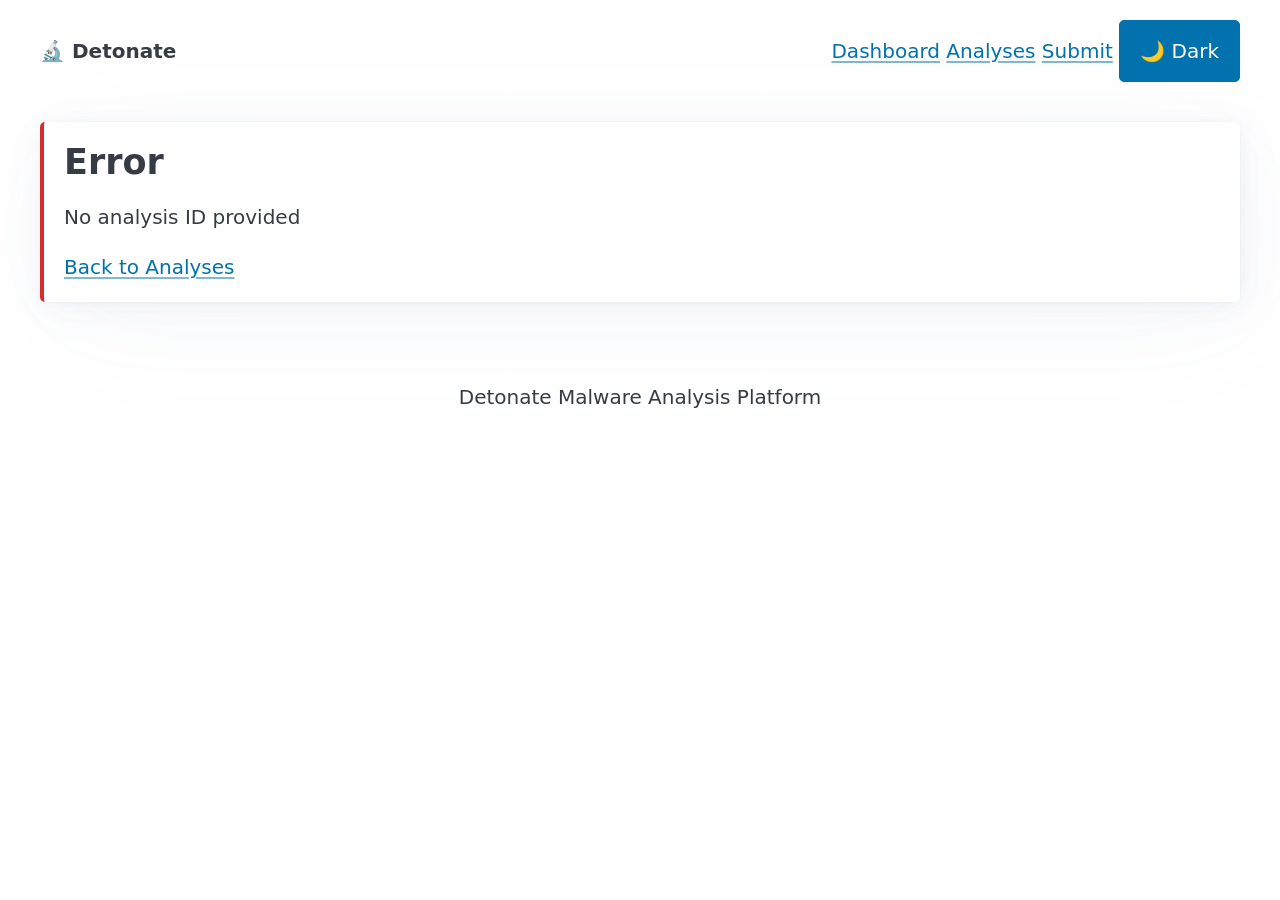
<file: web/analysis.html>
<!DOCTYPE html>
<html lang="en">
<head>
  <meta charset="UTF-8">
  <meta name="viewport" content="width=device-width, initial-scale=1.0">
  <title>Analysis Detail - Detonate</title>
  <link rel="stylesheet" href="/web/css/pico.min.css">
  <link rel="stylesheet" href="/web/css/custom.css">
</head>
<body>
  <!-- Navigation -->
  <nav class="navbar">
    <div class="brand">
      <strong>🔬 Detonate</strong>
    </div>
    <div class="nav-links">
      <a href="/web/index.html">Dashboard</a>
      <a href="/web/analyses.html">Analyses</a>
      <a href="/web/submit.html">Submit</a>
      <button id="theme-toggle" onclick="toggleTheme()">🌙 Dark</button>
    </div>
  </nav>

  <!-- Main Content -->
  <main class="container">
    <!-- Header with Status -->
    <header id="analysis-header">
      <div style="display: flex; justify-content: space-between; align-items: start;">
        <div>
          <h1 id="header-filename">Loading...</h1>
          <p id="header-session" style="color: var(--muted-color); font-size: 0.875rem;">-</p>
        </div>
        <div style="text-align: right;">
          <span id="header-status" class="badge pending">-</span>
          <div id="polling-indicator" style="display: none; margin-top: 0.5rem; font-size: 0.75rem; color: var(--muted-color);">
            <span class="spinner" style="width: 12px; height: 12px; border-width: 1.5px;"></span>
            Polling for updates...
          </div>
        </div>
      </div>
    </header>

    <!-- Tabs -->
    <div class="tabs" id="tabs">
      <button class="tab-button active" data-tab="overview">Overview</button>
      <button class="tab-button" data-tab="techniques">ATT&CK Techniques</button>
      <button class="tab-button" data-tab="api-calls">API Calls</button>
      <button class="tab-button" data-tab="reports">Reports</button>
    </div>

    <!-- Tab 1: Overview -->
    <div class="tab-content active" id="tab-overview">
      <div class="stats-grid">
        <div class="stat-card">
          <h3>File Size</h3>
          <p id="overview-size">-</p>
        </div>
        <div class="stat-card">
          <h3>Platform</h3>
          <p id="overview-platform">-</p>
        </div>
        <div class="stat-card">
          <h3>Techniques</h3>
          <p id="overview-techniques">-</p>
        </div>
        <div class="stat-card">
          <h3>Duration</h3>
          <p id="overview-duration">-</p>
        </div>
      </div>

      <section>
        <h2>Sample Information</h2>
        <article>
          <div style="display: grid; grid-template-columns: 120px 1fr; gap: 0.75rem; font-size: 0.875rem;">
            <span style="color: var(--muted-color);">Filename:</span>
            <span id="info-filename">-</span>
            
            <span style="color: var(--muted-color);">MD5:</span>
            <span id="info-md5" class="truncate" title="-">-
              <button class="btn copy-btn btn-outline" onclick="copyToClipboard(document.getElementById('info-md5').textContent.trim())">📋</button>
            </span>
            
            <span style="color: var(--muted-color);">SHA256:</span>
            <span id="info-sha256" class="truncate" title="-">-
              <button class="btn copy-btn btn-outline" onclick="copyToClipboard(document.getElementById('info-sha256').textContent.trim())">📋</button>
            </span>
            
            <span style="color: var(--muted-color);">File Type:</span>
            <span id="info-filetype">-</span>
            
            <span style="color: var(--muted-color);">Platform:</span>
            <span id="info-platform">-</span>
            
            <span style="color: var(--muted-color);">Architecture:</span>
            <span id="info-arch">-</span>
          </div>
        </article>
      </section>

      <section>
        <h2>Timeline</h2>
        <article>
          <div style="display: grid; grid-template-columns: 120px 1fr; gap: 0.75rem; font-size: 0.875rem;">
            <span style="color: var(--muted-color);">Submitted:</span>
            <span id="timeline-created">-</span>
            
            <span style="color: var(--muted-color);">Started:</span>
            <span id="timeline-started">-</span>
            
            <span style="color: var(--muted-color);">Completed:</span>
            <span id="timeline-completed">-</span>
            
            <span style="color: var(--muted-color);">Duration:</span>
            <span id="timeline-duration">-</span>
          </div>
        </article>
      </section>

      <section>
        <h2>Executive Summary</h2>
        <p id="overview-summary">Loading...</p>
        <div class="tactics-chart">
          <canvas id="tactics-chart" height="200"></canvas>
        </div>
      </section>
    </div>

    <!-- Tab 2: ATT&CK Techniques -->
    <div class="tab-content" id="tab-techniques">
      <div style="display: flex; justify-content: space-between; align-items: center; margin-bottom: 1rem;">
        <h2>Detected Techniques</h2>
        <span id="techniques-count" style="color: var(--muted-color);">0 found</span>
      </div>

      <div class="attack-matrix" id="techniques-matrix">
        <p class="empty-state">Loading techniques...</p>
      </div>

      <!-- Technique Modal -->
      <div class="modal" id="technique-modal">
        <div class="modal-content technique-modal">
          <h3 id="modal-technique-id">-</h3>
          <p id="modal-technique-name" style="color: var(--muted-color); margin-bottom: 1rem;">-</p>
          
          <div style="display: grid; grid-template-columns: 100px 1fr; gap: 0.5rem; font-size: 0.875rem; margin-bottom: 1rem;">
            <span style="color: var(--muted-color);">Tactic:</span>
            <span id="modal-tactic">-</span>
            
            <span style="color: var(--muted-color);">Confidence:</span>
            <span id="modal-confidence"><span class="badge">-</span></span>
            
            <span style="color: var(--muted-color);">Evidence:</span>
            <span id="modal-evidence-count">-</span>
          </div>

          <h4>Evidence</h4>
          <ul class="evidence-list" id="modal-evidence">
            <li>Loading...</li>
          </ul>

          <div style="margin-top: 1.5rem; display: flex; gap: 0.5rem;">
            <a id="modal-attack-link" href="#" target="_blank" class="btn btn-outline" style="font-size: 0.75rem;">
              View on MITRE ATT&CK
            </a>
            <button class="btn btn-outline" onclick="closeTechniqueModal()" style="font-size: 0.75rem;">
              Close
            </button>
          </div>
        </div>
      </div>
    </div>

    <!-- Tab 3: API Calls -->
    <div class="tab-content" id="tab-api-calls">
      <div style="display: flex; justify-content: space-between; align-items: center; margin-bottom: 1rem;">
        <h2>API Call Timeline</h2>
        <div style="display: flex; gap: 0.5rem;">
          <button class="btn btn-outline btn-sm" onclick="exportAPICalls('json')" style="font-size: 0.75rem; padding: 0.25rem 0.5rem;">
            Export JSON
          </button>
          <button class="btn btn-outline btn-sm" onclick="exportAPICalls('csv')" style="font-size: 0.75rem; padding: 0.25rem 0.5rem;">
            Export CSV
          </button>
        </div>
      </div>

      <div class="filter-form" style="margin-bottom: 1rem;">
        <div class="form-group">
          <label for="api-filter-name">API Name</label>
          <input type="text" id="api-filter-name" placeholder="Filter by API...">
        </div>
        <div class="form-group">
          <label for="api-filter-technique">Technique ID</label>
          <input type="text" id="api-filter-technique" placeholder="e.g., T1055">
        </div>
        <div class="form-group" style="justify-content: flex-end;">
          <button class="btn" onclick="applyAPICallFilters()" style="background: var(--primary); font-size: 0.875rem; padding: 0.5rem 1rem;">
            Filter
          </button>
        </div>
      </div>

      <div class="table-responsive">
        <table>
          <thead>
            <tr>
              <th style="width: 60px;">#</th>
              <th style="width: 120px;">Timestamp</th>
              <th style="width: 150px;">API</th>
              <th>Parameters</th>
              <th style="width: 100px;">Technique</th>
            </tr>
          </thead>
          <tbody id="api-calls-table">
            <tr>
              <td colspan="5" class="empty-state">Loading...</td>
            </tr>
          </tbody>
        </table>
      </div>

      <div style="text-align: center; margin-top: 1rem; display: flex; justify-content: center; align-items: center; gap: 1rem;">
        <span id="api-calls-page-info" style="color: var(--muted-color); font-size: 0.875rem;">Page 1 of 1</span>
        <button class="btn btn-outline" id="load-more-api" onclick="loadMoreAPICalls()">
          Load More
        </button>
      </div>
    </div>

    <!-- Tab 4: Reports -->
    <div class="tab-content" id="tab-reports">
      <h2>Download Reports</h2>
      <div style="display: flex; gap: 0.5rem; flex-wrap: wrap; margin-bottom: 1.5rem;">
        <a id="download-navigator" href="#" class="btn btn-outline" download>
          📊 ATT&CK Navigator Layer
        </a>
        <a id="download-stix" href="#" class="btn btn-outline" download>
          🔒 STIX Bundle
        </a>
        <a id="download-markdown" href="#" class="btn btn-outline" download>
          📄 Markdown Report
        </a>
        <a id="download-json" href="#" class="btn btn-outline" download>
          📋 JSON Log
        </a>
      </div>

      <h2>Report Preview</h2>
      <div class="report-preview" id="report-preview">
        <p class="empty-state">Loading report...</p>
      </div>
    </div>
  </main>

  <footer style="text-align: center; padding: 2rem; color: var(--muted-color);">
    <p>Detonate Malware Analysis Platform</p>
  </footer>

  <!-- Scripts -->
  <script src="/web/js/chart.min.js"></script>
  <script src="/web/js/marked.min.js"></script>
  <script src="/web/js/app.js"></script>
  <script src="/web/js/analysis.js"></script>
</body>
</html>
</file>
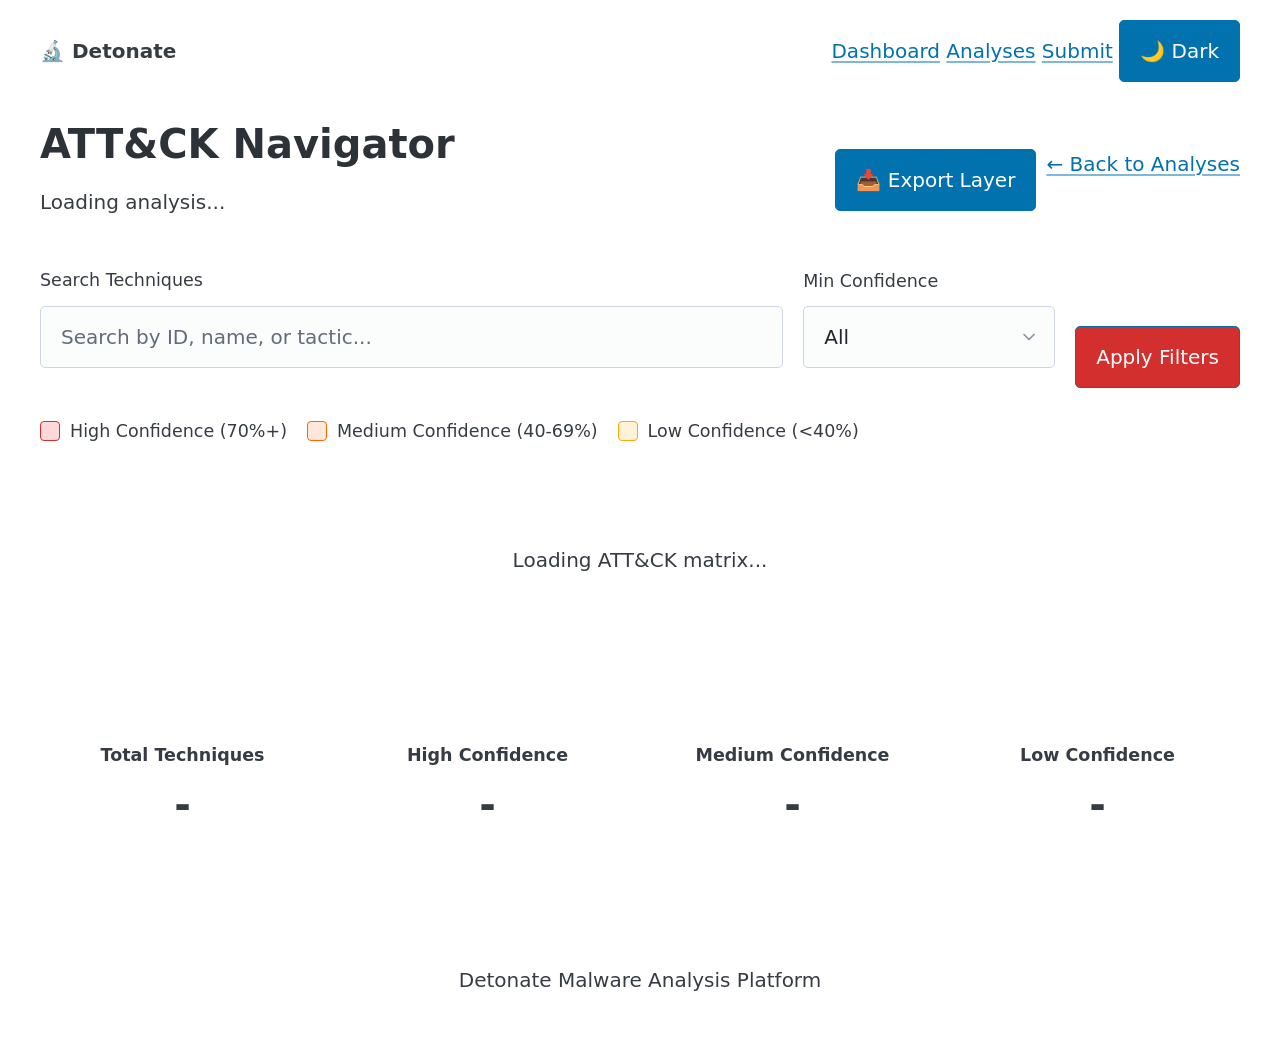
<file: web/navigator.html>
<!DOCTYPE html>
<html lang="en">
<head>
  <meta charset="UTF-8">
  <meta name="viewport" content="width=device-width, initial-scale=1.0">
  <title>ATT&CK Navigator - Detonate</title>
  <link rel="stylesheet" href="/web/css/pico.min.css">
  <link rel="stylesheet" href="/web/css/custom.css">
  <style>
    /* Navigator-specific styles */
    .navigator-container {
      overflow-x: auto;
      padding: 1rem 0;
    }
    
    .navigator-grid {
      display: grid;
      grid-template-columns: repeat(auto-fit, minmax(200px, 1fr));
      gap: 1rem;
      min-width: 1200px;
    }
    
    .navigator-tactic {
      background: var(--card-background-color);
      border-radius: var(--border-radius);
      padding: 1rem;
      min-width: 200px;
    }
    
    .navigator-tactic h3 {
      font-size: 0.875rem;
      text-transform: uppercase;
      color: var(--muted-color);
      border-bottom: 2px solid var(--primary);
      padding-bottom: 0.5rem;
      margin-bottom: 0.75rem;
    }
    
    .navigator-technique {
      padding: 0.6rem;
      margin: 0.25rem 0;
      border-radius: 4px;
      font-size: 0.8rem;
      cursor: pointer;
      transition: all 0.15s;
      border-left: 3px solid transparent;
    }
    
    .navigator-technique:hover {
      transform: translateX(4px);
      filter: brightness(1.1);
    }
    
    .navigator-technique.high {
      background: var(--technique-high);
      border-left-color: #d32f2f;
    }
    
    .navigator-technique.medium {
      background: var(--technique-medium);
      border-left-color: #ff6600;
    }
    
    .navigator-technique.low {
      background: var(--technique-low);
      border-left-color: #ffaa00;
    }
    
    .navigator-technique .tech-id {
      font-weight: bold;
      display: block;
    }
    
    .navigator-technique .tech-name {
      font-size: 0.75rem;
      color: var(--muted-color);
      display: block;
      margin-top: 0.25rem;
    }
    
    .navigator-header {
      display: flex;
      justify-content: space-between;
      align-items: center;
      flex-wrap: wrap;
      gap: 1rem;
      margin-bottom: 1.5rem;
    }
    
    .navigator-controls {
      display: flex;
      gap: 0.5rem;
      flex-wrap: wrap;
    }
    
    .legend {
      display: flex;
      gap: 1rem;
      margin: 1rem 0;
      flex-wrap: wrap;
    }
    
    .legend-item {
      display: flex;
      align-items: center;
      gap: 0.5rem;
      font-size: 0.875rem;
    }
    
    .legend-color {
      width: 20px;
      height: 20px;
      border-radius: 4px;
    }
    
    .legend-color.high { background: var(--technique-high); border: 1px solid #d32f2f; }
    .legend-color.medium { background: var(--technique-medium); border: 1px solid #ff6600; }
    .legend-color.low { background: var(--technique-low); border: 1px solid #ffaa00; }
  </style>
</head>
<body>
  <!-- Navigation -->
  <nav class="navbar">
    <div class="brand">
      <strong>🔬 Detonate</strong>
    </div>
    <div class="nav-links">
      <a href="/web/index.html">Dashboard</a>
      <a href="/web/analyses.html">Analyses</a>
      <a href="/web/submit.html">Submit</a>
      <button id="theme-toggle" onclick="toggleTheme()">🌙 Dark</button>
    </div>
  </nav>

  <!-- Main Content -->
  <main class="container">
    <header>
      <div class="navigator-header">
        <div>
          <h1>ATT&CK Navigator</h1>
          <p id="navigator-subtitle" style="color: var(--muted-color);">Loading analysis...</p>
        </div>
        <div class="navigator-controls">
          <button class="btn btn-outline" onclick="exportLayer()" aria-label="Export ATT&CK layer as JSON">
            📥 Export Layer
          </button>
          <a id="back-to-analysis" class="btn btn-outline" href="/web/analyses.html">
            ← Back to Analyses
          </a>
        </div>
      </div>
    </header>

    <!-- Error State Container (hidden by default, shown on API errors) -->
    <div id="navigator-error" class="error-container" style="display: none; margin: 1rem 0;"></div>

    <!-- Search/Filter -->
    <section>
      <div class="filter-form">
        <div class="form-group" style="flex: 1; min-width: 200px;">
          <label for="navigator-search">Search Techniques</label>
          <input type="text" id="navigator-search" placeholder="Search by ID, name, or tactic...">
        </div>
        <div class="form-group">
          <label for="navigator-confidence">Min Confidence</label>
          <select id="navigator-confidence">
            <option value="0">All</option>
            <option value="0.7">High (70%+)</option>
            <option value="0.4">Medium+ (40%+)</option>
            <option value="0.1">Low+ (10%+)</option>
          </select>
        </div>
        <div class="form-group" style="justify-content: flex-end;">
          <button class="btn" onclick="applyFilters()" style="background: var(--primary);">
            Apply Filters
          </button>
        </div>
      </div>
    </section>

    <!-- Legend -->
    <section>
      <div class="legend">
        <div class="legend-item">
          <div class="legend-color high"></div>
          <span>High Confidence (70%+)</span>
        </div>
        <div class="legend-item">
          <div class="legend-color medium"></div>
          <span>Medium Confidence (40-69%)</span>
        </div>
        <div class="legend-item">
          <div class="legend-color low"></div>
          <span>Low Confidence (&lt;40%)</span>
        </div>
      </div>
    </section>

    <!-- Matrix -->
    <section class="navigator-container">
      <div class="navigator-grid" id="navigator-grid">
        <p class="empty-state" style="grid-column: 1 / -1;">Loading ATT&CK matrix...</p>
      </div>
    </section>

    <!-- Statistics -->
    <section style="margin-top: 2rem;">
      <div class="stats-grid">
        <div class="stat-card">
          <h3>Total Techniques</h3>
          <p id="stat-total-techs">-</p>
        </div>
        <div class="stat-card">
          <h3>High Confidence</h3>
          <p id="stat-high">-</p>
        </div>
        <div class="stat-card">
          <h3>Medium Confidence</h3>
          <p id="stat-medium">-</p>
        </div>
        <div class="stat-card">
          <h3>Low Confidence</h3>
          <p id="stat-low">-</p>
        </div>
      </div>
    </section>

    <!-- Technique Modal -->
    <div class="modal" id="technique-modal" role="dialog" aria-modal="true" aria-labelledby="modal-technique-id">
      <div class="modal-content technique-modal">
        <h3 id="modal-technique-id">-</h3>
        <p id="modal-technique-name" style="color: var(--muted-color); margin-bottom: 1rem;">-</p>
        
        <div style="display: grid; grid-template-columns: 100px 1fr; gap: 0.5rem; font-size: 0.875rem; margin-bottom: 1rem;">
          <span style="color: var(--muted-color);">Tactic:</span>
          <span id="modal-tactic">-</span>
          
          <span style="color: var(--muted-color);">Confidence:</span>
          <span id="modal-confidence"><span class="badge">-</span></span>
          
          <span style="color: var(--muted-color);">Evidence Count:</span>
          <span id="modal-evidence-count">-</span>
          
          <span style="color: var(--muted-color);">First Seen:</span>
          <span id="modal-first-seen">-</span>
          
          <span style="color: var(--muted-color);">Last Seen:</span>
          <span id="modal-last-seen">-</span>
        </div>

        <h4>API Evidence</h4>
        <ul class="evidence-list" id="modal-evidence">
          <li>Loading...</li>
        </ul>

        <div style="margin-top: 1.5rem; display: flex; gap: 0.5rem; flex-wrap: wrap;">
          <a id="modal-attack-link" href="#" target="_blank" class="btn btn-outline" style="font-size: 0.75rem;">
            View on MITRE ATT&CK
          </a>
          <button id="modal-close-btn" class="btn btn-outline" onclick="closeTechniqueModal()" style="font-size: 0.75rem;" aria-label="Close technique details modal">
            Close
          </button>
        </div>
      </div>
    </div>
  </main>

  <footer style="text-align: center; padding: 2rem; color: var(--muted-color);">
    <p>Detonate Malware Analysis Platform</p>
  </footer>

  <!-- Scripts -->
  <script src="/web/js/app.js"></script>
  <script src="/web/js/navigator.js"></script>
</body>
</html>
</file>
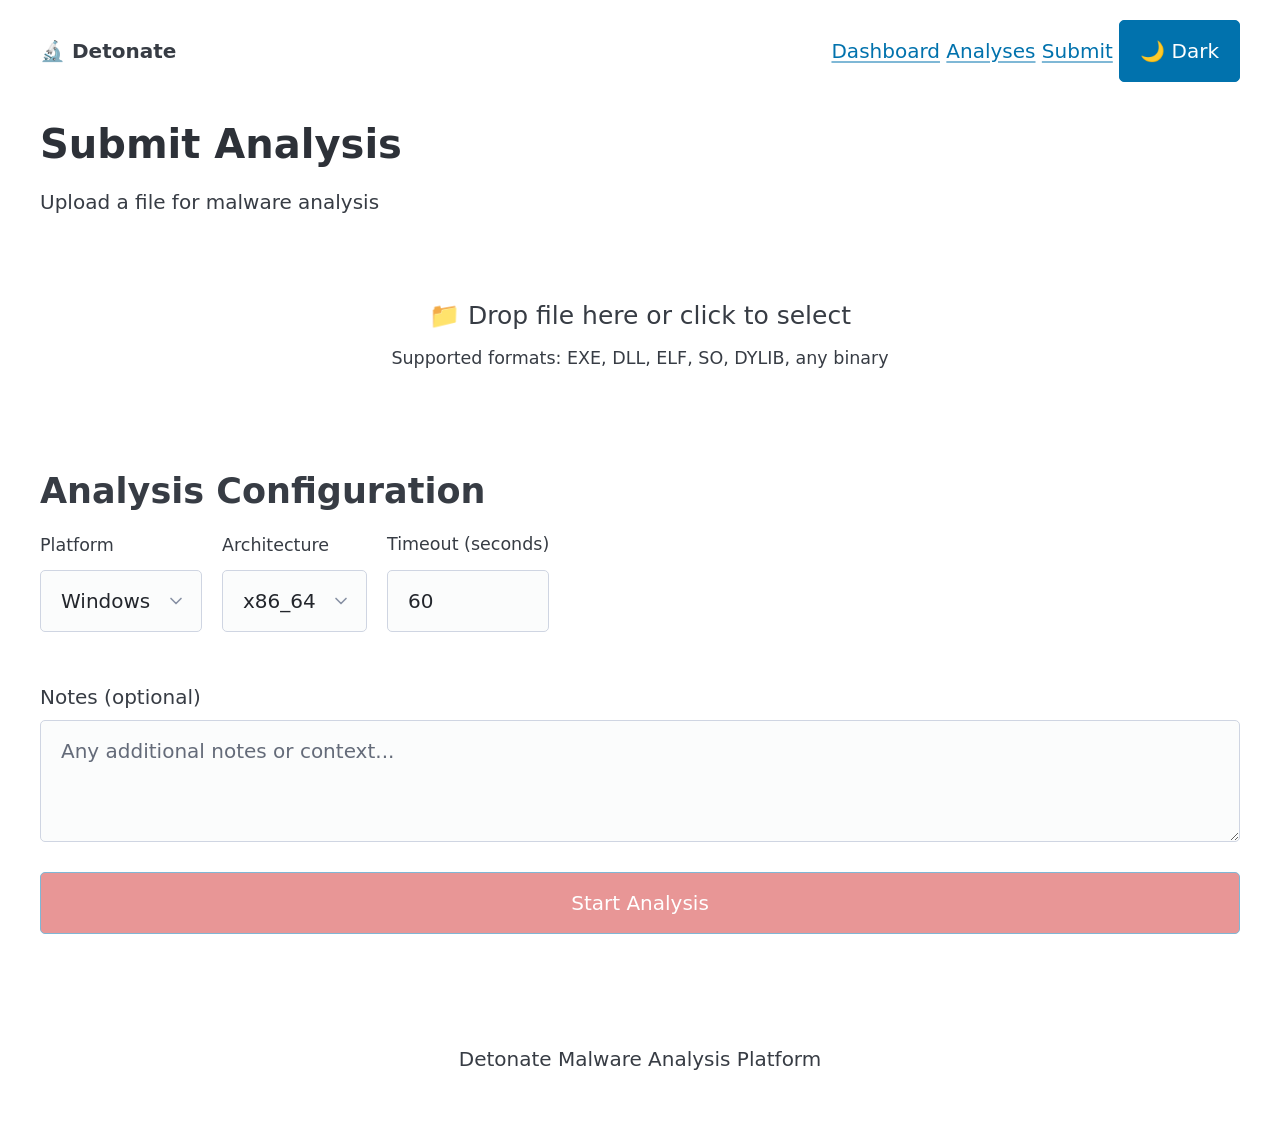
<file: web/submit.html>
<!DOCTYPE html>
<html lang="en">
<head>
  <meta charset="UTF-8">
  <meta name="viewport" content="width=device-width, initial-scale=1.0">
  <title>Submit Analysis - Detonate</title>
  <link rel="stylesheet" href="/web/css/pico.min.css">
  <link rel="stylesheet" href="/web/css/custom.css">
</head>
<body>
  <!-- Navigation -->
  <nav class="navbar">
    <div class="brand">
      <strong>🔬 Detonate</strong>
    </div>
    <div class="nav-links">
      <a href="/web/index.html">Dashboard</a>
      <a href="/web/analyses.html">Analyses</a>
      <a href="/web/submit.html" class="active">Submit</a>
      <button id="theme-toggle" onclick="toggleTheme()">🌙 Dark</button>
    </div>
  </nav>

  <!-- Main Content -->
  <main class="container">
    <header>
      <h1>Submit Analysis</h1>
      <p>Upload a file for malware analysis</p>
    </header>

    <!-- File Upload Zone -->
    <section>
      <div class="upload-zone" id="upload-zone">
        <input type="file" id="file-input" accept=".exe,.dll,.bin,.elf,.so,.dylib,*">
        <div class="upload-prompt">
          <p style="font-size: 1.25rem; margin-bottom: 0.5rem;">📁 Drop file here or click to select</p>
          <p style="color: var(--muted-color); font-size: 0.875rem;">Supported formats: EXE, DLL, ELF, SO, DYLIB, any binary</p>
        </div>
      </div>

      <!-- File Info Display -->
      <div id="file-info" style="display: none; margin-top: 1.5rem;">
        <article>
          <header><strong>Selected File</strong></header>
          <div style="display: grid; grid-template-columns: 100px 1fr; gap: 0.5rem; font-size: 0.875rem;">
            <span style="color: var(--muted-color);">Filename:</span>
            <span id="info-filename">-</span>
            
            <span style="color: var(--muted-color);">Size:</span>
            <span id="info-size">-</span>
            
            <span style="color: var(--muted-color);">SHA256:</span>
            <span id="info-sha256" class="truncate" title="-">-</span>
          </div>
        </article>
      </div>
    </section>

    <!-- Configuration Form -->
    <section>
      <h2>Analysis Configuration</h2>
      <form id="analysis-form">
        <div class="filter-form">
          <div class="form-group">
            <label for="platform">Platform</label>
            <select name="platform" id="platform" required>
              <option value="windows">Windows</option>
              <option value="linux">Linux</option>
              <option value="macos">macOS</option>
            </select>
          </div>

          <div class="form-group">
            <label for="arch">Architecture</label>
            <select name="arch" id="arch" required>
              <option value="x86_64">x86_64</option>
              <option value="x86">x86</option>
              <option value="arm64">ARM64</option>
            </select>
          </div>

          <div class="form-group">
            <label for="timeout">Timeout (seconds)</label>
            <input type="number" name="timeout" id="timeout" min="10" max="300" value="60" required>
          </div>
        </div>

        <div class="form-group" style="margin-top: 1rem;">
          <label for="notes">Notes (optional)</label>
          <textarea name="notes" id="notes" rows="3" placeholder="Any additional notes or context..."></textarea>
        </div>

        <!-- Progress Bar (hidden until submission) -->
        <div id="progress-container" style="display: none; margin-top: 1.5rem;">
          <div class="progress-bar">
            <div class="progress-bar-fill" id="progress-fill" style="width: 0%;"></div>
          </div>
          <p id="progress-text" style="text-align: center; font-size: 0.875rem; color: var(--muted-color);">Uploading...</p>
        </div>

        <!-- Submit Button -->
        <div style="margin-top: 1.5rem;">
          <button type="submit" class="btn" id="submit-btn" style="background: var(--primary);" disabled>
            Start Analysis
          </button>
          <button type="button" class="btn btn-outline" id="cancel-btn" style="display: none; margin-left: 0.5rem;">
            Cancel
          </button>
        </div>
      </form>
    </section>

    <!-- Error/Success Messages -->
    <div id="message-container" style="margin-top: 1.5rem;"></div>
  </main>

  <footer style="text-align: center; padding: 2rem; color: var(--muted-color);">
    <p>Detonate Malware Analysis Platform</p>
  </footer>

  <!-- Scripts -->
  <script src="/web/js/app.js"></script>
  <script src="/web/js/submit.js"></script>
</body>
</html>
</file>
<file: web/css/custom.css>
/* Theme variables */
:root {
  --primary: #d32f2f;
  --primary-hover: #b71c1c;
  --technique-high: rgba(255, 0, 0, 0.15);
  --technique-medium: rgba(255, 102, 0, 0.15);
  --technique-low: rgba(255, 170, 0, 0.15);
}

/* Navigation */
.navbar {
  display: flex;
  justify-content: space-between;
  align-items: center;
  padding: 1rem 2rem;
  border-bottom: 1px solid var(--muted-border-color);
}

/* Stats grid */
.stats-grid {
  display: grid;
  grid-template-columns: repeat(auto-fit, minmax(200px, 1fr));
  gap: 1rem;
  margin: 2rem 0;
}

.stat-card {
  background: var(--card-background-color);
  padding: 1.5rem;
  border-radius: var(--border-radius);
  text-align: center;
}

.stat-card h3 {
  font-size: 0.875rem;
  color: var(--muted-color);
  margin-bottom: 0.5rem;
}

.stat-card p {
  font-size: 2rem;
  font-weight: bold;
  margin: 0;
}

/* Status badges */
.badge {
  display: inline-block;
  padding: 0.25rem 0.5rem;
  border-radius: 4px;
  font-size: 0.75rem;
  font-weight: bold;
  text-transform: uppercase;
}

.badge.pending { background: #ffe082; color: #5d4037; }
.badge.running { background: #90caf9; color: #0d47a1; }
.badge.completed { background: #a5d6a7; color: #1b5e20; }
.badge.failed { background: #ef9a9a; color: #b71c1c; }

/* ATT&CK matrix */
.attack-matrix {
  display: grid;
  grid-template-columns: repeat(auto-fit, minmax(180px, 1fr));
  gap: 1rem;
  margin: 1rem 0;
  overflow-x: auto;
}

.tactic-column {
  background: var(--card-background-color);
  padding: 1rem;
  border-radius: var(--border-radius);
  min-width: 180px;
}

.tactic-column h4 {
  font-size: 0.875rem;
  text-transform: uppercase;
  color: var(--muted-color);
  margin-bottom: 0.75rem;
  border-bottom: 2px solid var(--primary);
  padding-bottom: 0.5rem;
}

.technique-item {
  display: block;
  padding: 0.5rem;
  margin: 0.25rem 0;
  border-radius: 4px;
  font-size: 0.8rem;
  cursor: pointer;
  transition: transform 0.1s;
}

.technique-item:hover {
  transform: translateX(4px);
}

.technique-item.high { background: var(--technique-high); }
.technique-item.medium { background: var(--technique-medium); }
.technique-item.low { background: var(--technique-low); }

/* Tabs */
.tabs {
  display: flex;
  gap: 0.5rem;
  border-bottom: 2px solid var(--muted-border-color);
  margin-bottom: 1.5rem;
}

.tab-button {
  padding: 0.75rem 1.5rem;
  background: transparent;
  border: none;
  border-bottom: 3px solid transparent;
  cursor: pointer;
  font-weight: 500;
  color: var(--muted-color);
  transition: all 0.2s;
}

.tab-button:hover {
  color: var(--primary);
}

.tab-button.active {
  color: var(--primary);
  border-bottom-color: var(--primary);
}

.tab-content {
  display: none;
}

.tab-content.active {
  display: block;
}

/* JSON viewer */
.json-viewer {
  background: var(--card-background-color);
  padding: 1rem;
  border-radius: var(--border-radius);
  font-family: monospace;
  font-size: 0.8rem;
  overflow-x: auto;
  white-space: pre-wrap;
}

/* Modal */
.modal {
  display: none;
  position: fixed;
  top: 0;
  left: 0;
  width: 100%;
  height: 100%;
  background: rgba(0, 0, 0, 0.5);
  z-index: 1000;
  justify-content: center;
  align-items: center;
}

.modal.active {
  display: flex;
}

.modal-content {
  background: var(--card-background-color);
  padding: 2rem;
  border-radius: var(--border-radius);
  max-width: 600px;
  max-height: 80vh;
  overflow-y: auto;
}

/* Utility */
.copy-btn {
  padding: 0.25rem 0.5rem;
  font-size: 0.75rem;
  margin-left: 0.5rem;
}

.truncate {
  max-width: 200px;
  overflow: hidden;
  text-overflow: ellipsis;
  white-space: nowrap;
}

/* Dark mode adjustments */
[data-theme="dark"] .technique-item.high { background: rgba(255, 0, 0, 0.25); }
[data-theme="dark"] .technique-item.medium { background: rgba(255, 102, 0, 0.25); }
[data-theme="dark"] .technique-item.low { background: rgba(255, 170, 0, 0.25); }

/* File upload zone */
.upload-zone {
  border: 2px dashed var(--muted-border-color);
  border-radius: var(--border-radius);
  padding: 3rem;
  text-align: center;
  cursor: pointer;
  transition: border-color 0.2s;
}

.upload-zone:hover,
.upload-zone.dragover {
  border-color: var(--primary);
}

.upload-zone input[type="file"] {
  display: none;
}

/* Progress bar */
.progress-bar {
  width: 100%;
  height: 8px;
  background: var(--muted-border-color);
  border-radius: 4px;
  overflow: hidden;
  margin: 1rem 0;
}

.progress-bar-fill {
  height: 100%;
  background: var(--primary);
  transition: width 0.3s;
}

/* Filter form */
.filter-form {
  display: flex;
  gap: 1rem;
  flex-wrap: wrap;
  align-items: flex-end;
  margin-bottom: 1.5rem;
}

.filter-form .form-group {
  display: flex;
  flex-direction: column;
  gap: 0.25rem;
}

.filter-form label {
  font-size: 0.875rem;
  color: var(--muted-color);
}

/* Pagination */
.pagination {
  display: flex;
  justify-content: center;
  align-items: center;
  gap: 0.5rem;
  margin: 1.5rem 0;
}

.pagination button {
  padding: 0.5rem 1rem;
  min-width: 40px;
}

.pagination .page-info {
  color: var(--muted-color);
  font-size: 0.875rem;
}

/* Table responsive */
.table-responsive {
  overflow-x: auto;
}

/* Loading spinner */
.spinner {
  display: inline-block;
  width: 20px;
  height: 20px;
  border: 2px solid var(--muted-border-color);
  border-top-color: var(--primary);
  border-radius: 50%;
  animation: spin 0.8s linear infinite;
}

@keyframes spin {
  to { transform: rotate(360deg); }
}

/* Empty state */
.empty-state {
  text-align: center;
  padding: 3rem;
  color: var(--muted-color);
}

/* Technique modal */
.technique-modal .modal-content {
  max-width: 700px;
}

.evidence-list {
  list-style: none;
  padding: 0;
  margin: 1rem 0;
}

.evidence-list li {
  padding: 0.5rem;
  background: var(--card-background-color);
  margin: 0.25rem 0;
  border-radius: 4px;
  font-size: 0.875rem;
}

/* Report preview */
.report-preview {
  background: var(--card-background-color);
  padding: 1.5rem;
  border-radius: var(--border-radius);
  margin-top: 1rem;
}

.report-preview h1,
.report-preview h2,
.report-preview h3 {
  color: var(--primary);
}

/* API call timeline */
.api-timeline {
  position: relative;
  padding-left: 2rem;
}

.api-timeline::before {
  content: "";
  position: absolute;
  left: 0.5rem;
  top: 0;
  bottom: 0;
  width: 2px;
  background: var(--muted-border-color);
}

.api-call-item {
  position: relative;
  padding: 0.75rem;
  margin: 0.5rem 0;
  background: var(--card-background-color);
  border-radius: var(--border-radius);
}

.api-call-item::before {
  content: "";
  position: absolute;
  left: -1.75rem;
  top: 1rem;
  width: 0.75rem;
  height: 0.75rem;
  background: var(--primary);
  border-radius: 50%;
}

/* Tactic pie chart container */
.tactics-chart {
  max-width: 400px;
  margin: 1rem auto;
}

/* Activity chart container */
#activity-chart {
  max-height: 200px !important;
  height: 200px !important;
}

/* Responsive adjustments */
@media (max-width: 768px) {
  .navbar {
    padding: 0.75rem 1rem;
    flex-wrap: wrap;
  }
  
  .navbar .brand {
    width: 100%;
    margin-bottom: 0.5rem;
  }
  
  .nav-links {
    width: 100%;
    display: flex;
    gap: 0.5rem;
    flex-wrap: wrap;
  }
  
  .stats-grid {
    grid-template-columns: repeat(2, 1fr);
  }
  
  .filter-form {
    flex-direction: column;
  }
  
  .filter-form .form-group {
    width: 100%;
  }
  
  .table-responsive {
    font-size: 0.875rem;
  }
  
  .tabs {
    overflow-x: auto;
    flex-wrap: nowrap;
  }
  
  .tab-button {
    padding: 0.5rem 1rem;
    white-space: nowrap;
  }
}

@media (max-width: 480px) {
  .stats-grid {
    grid-template-columns: 1fr;
  }
  
  .stat-card p {
    font-size: 1.5rem;
  }
  
  h1 {
    font-size: 1.5rem;
  }
  
  h2 {
    font-size: 1.25rem;
  }
}

/* Skeleton loading animation */
@keyframes shimmer {
  0% { background-position: -200px 0; }
  100% { background-position: 200px 0; }
}

.skeleton {
  background: linear-gradient(90deg, 
    var(--muted-border-color) 0%, 
    var(--card-background-color) 50%, 
    var(--muted-border-color) 100%);
  background-size: 200px 100%;
  animation: shimmer 1.5s infinite;
  border-radius: var(--border-radius);
}

.skeleton-text {
  height: 1rem;
  margin: 0.5rem 0;
}

.skeleton-title {
  height: 2rem;
  margin-bottom: 1rem;
}

/* Toast */
.toast {
  position: fixed;
  bottom: 2rem;
  right: 2rem;
  padding: 1rem 1.5rem;
  border-radius: var(--border-radius);
  background: var(--card-background-color);
  box-shadow: 0 4px 12px rgba(0,0,0,0.15);
  z-index: 9999;
  animation: slideIn 0.3s ease;
  max-width: 400px;
  display: flex;
  align-items: center;
  justify-content: space-between;
  gap: 1rem;
}

.toast.toast-success {
  border-left: 4px solid var(--primary);
}

.toast.toast-error {
  border-left: 4px solid var(--secondary);
}

.toast.toast-info {
  border-left: 4px solid var(--muted-color);
}

.toast .toast-message {
  flex: 1;
}

.toast .toast-close {
  background: none;
  border: none;
  cursor: pointer;
  padding: 0.25rem;
  color: var(--muted-color);
  font-size: 1.25rem;
  line-height: 1;
}

.toast .toast-close:hover {
  color: var(--primary);
}

/* Toast animations */
@keyframes slideIn {
  from {
    transform: translateX(100%);
    opacity: 0;
  }
  to {
    transform: translateX(0);
    opacity: 1;
  }
}

@keyframes slideOut {
  from {
    transform: translateX(0);
    opacity: 1;
  }
  to {
    transform: translateX(100%);
    opacity: 0;
  }
}

/* Print styles */
@media print {
  .navbar, .tabs, .btn, #theme-toggle, footer {
    display: none !important;
  }
  
  .tab-content {
    display: block !important;
    page-break-inside: avoid;
  }
  
  body {
    background: white;
    color: black;
  }
}
</file>
<file: web/css/pico.min.css>
@charset "UTF-8";/*!
 * Pico CSS ✨ v2.1.1 (https://picocss.com)
 * Copyright 2019-2025 - Licensed under MIT
 */:host,:root{--pico-font-family-emoji:"Apple Color Emoji","Segoe UI Emoji","Segoe UI Symbol","Noto Color Emoji";--pico-font-family-sans-serif:system-ui,"Segoe UI",Roboto,Oxygen,Ubuntu,Cantarell,Helvetica,Arial,"Helvetica Neue",sans-serif,var(--pico-font-family-emoji);--pico-font-family-monospace:ui-monospace,SFMono-Regular,"SF Mono",Menlo,Consolas,"Liberation Mono",monospace,var(--pico-font-family-emoji);--pico-font-family:var(--pico-font-family-sans-serif);--pico-line-height:1.5;--pico-font-weight:400;--pico-font-size:100%;--pico-text-underline-offset:0.1rem;--pico-border-radius:0.25rem;--pico-border-width:0.0625rem;--pico-outline-width:0.125rem;--pico-transition:0.2s ease-in-out;--pico-spacing:1rem;--pico-typography-spacing-vertical:1rem;--pico-block-spacing-vertical:var(--pico-spacing);--pico-block-spacing-horizontal:var(--pico-spacing);--pico-grid-column-gap:var(--pico-spacing);--pico-grid-row-gap:var(--pico-spacing);--pico-form-element-spacing-vertical:0.75rem;--pico-form-element-spacing-horizontal:1rem;--pico-group-box-shadow:0 0 0 rgba(0, 0, 0, 0);--pico-group-box-shadow-focus-with-button:0 0 0 var(--pico-outline-width) var(--pico-primary-focus);--pico-group-box-shadow-focus-with-input:0 0 0 0.0625rem var(--pico-form-element-border-color);--pico-modal-overlay-backdrop-filter:blur(0.375rem);--pico-nav-element-spacing-vertical:1rem;--pico-nav-element-spacing-horizontal:0.5rem;--pico-nav-link-spacing-vertical:0.5rem;--pico-nav-link-spacing-horizontal:0.5rem;--pico-nav-breadcrumb-divider:">";--pico-icon-checkbox:url("data:image/svg+xml,%3Csvg xmlns='http://www.w3.org/2000/svg' width='24' height='24' viewBox='0 0 24 24' fill='none' stroke='rgb(255, 255, 255)' stroke-width='4' stroke-linecap='round' stroke-linejoin='round'%3E%3Cpolyline points='20 6 9 17 4 12'%3E%3C/polyline%3E%3C/svg%3E");--pico-icon-minus:url("data:image/svg+xml,%3Csvg xmlns='http://www.w3.org/2000/svg' width='24' height='24' viewBox='0 0 24 24' fill='none' stroke='rgb(255, 255, 255)' stroke-width='4' stroke-linecap='round' stroke-linejoin='round'%3E%3Cline x1='5' y1='12' x2='19' y2='12'%3E%3C/line%3E%3C/svg%3E");--pico-icon-chevron:url("data:image/svg+xml,%3Csvg xmlns='http://www.w3.org/2000/svg' width='24' height='24' viewBox='0 0 24 24' fill='none' stroke='rgb(136, 145, 164)' stroke-width='2' stroke-linecap='round' stroke-linejoin='round'%3E%3Cpolyline points='6 9 12 15 18 9'%3E%3C/polyline%3E%3C/svg%3E");--pico-icon-date:url("data:image/svg+xml,%3Csvg xmlns='http://www.w3.org/2000/svg' width='24' height='24' viewBox='0 0 24 24' fill='none' stroke='rgb(136, 145, 164)' stroke-width='2' stroke-linecap='round' stroke-linejoin='round'%3E%3Crect x='3' y='4' width='18' height='18' rx='2' ry='2'%3E%3C/rect%3E%3Cline x1='16' y1='2' x2='16' y2='6'%3E%3C/line%3E%3Cline x1='8' y1='2' x2='8' y2='6'%3E%3C/line%3E%3Cline x1='3' y1='10' x2='21' y2='10'%3E%3C/line%3E%3C/svg%3E");--pico-icon-time:url("data:image/svg+xml,%3Csvg xmlns='http://www.w3.org/2000/svg' width='24' height='24' viewBox='0 0 24 24' fill='none' stroke='rgb(136, 145, 164)' stroke-width='2' stroke-linecap='round' stroke-linejoin='round'%3E%3Ccircle cx='12' cy='12' r='10'%3E%3C/circle%3E%3Cpolyline points='12 6 12 12 16 14'%3E%3C/polyline%3E%3C/svg%3E");--pico-icon-search:url("data:image/svg+xml,%3Csvg xmlns='http://www.w3.org/2000/svg' width='24' height='24' viewBox='0 0 24 24' fill='none' stroke='rgb(136, 145, 164)' stroke-width='1.5' stroke-linecap='round' stroke-linejoin='round'%3E%3Ccircle cx='11' cy='11' r='8'%3E%3C/circle%3E%3Cline x1='21' y1='21' x2='16.65' y2='16.65'%3E%3C/line%3E%3C/svg%3E");--pico-icon-close:url("data:image/svg+xml,%3Csvg xmlns='http://www.w3.org/2000/svg' width='24' height='24' viewBox='0 0 24 24' fill='none' stroke='rgb(136, 145, 164)' stroke-width='3' stroke-linecap='round' stroke-linejoin='round'%3E%3Cline x1='18' y1='6' x2='6' y2='18'%3E%3C/line%3E%3Cline x1='6' y1='6' x2='18' y2='18'%3E%3C/line%3E%3C/svg%3E");--pico-icon-loading:url("data:image/svg+xml,%3Csvg fill='none' height='24' width='24' viewBox='0 0 24 24' xmlns='http://www.w3.org/2000/svg' %3E%3Cstyle%3E g %7B animation: rotate 2s linear infinite; transform-origin: center center; %7D circle %7B stroke-dasharray: 75,100; stroke-dashoffset: -5; animation: dash 1.5s ease-in-out infinite; stroke-linecap: round; %7D @keyframes rotate %7B 0%25 %7B transform: rotate(0deg); %7D 100%25 %7B transform: rotate(360deg); %7D %7D @keyframes dash %7B 0%25 %7B stroke-dasharray: 1,100; stroke-dashoffset: 0; %7D 50%25 %7B stroke-dasharray: 44.5,100; stroke-dashoffset: -17.5; %7D 100%25 %7B stroke-dasharray: 44.5,100; stroke-dashoffset: -62; %7D %7D %3C/style%3E%3Cg%3E%3Ccircle cx='12' cy='12' r='10' fill='none' stroke='rgb(136, 145, 164)' stroke-width='4' /%3E%3C/g%3E%3C/svg%3E")}@media (min-width:576px){:host,:root{--pico-font-size:106.25%}}@media (min-width:768px){:host,:root{--pico-font-size:112.5%}}@media (min-width:1024px){:host,:root{--pico-font-size:118.75%}}@media (min-width:1280px){:host,:root{--pico-font-size:125%}}@media (min-width:1536px){:host,:root{--pico-font-size:131.25%}}a{--pico-text-decoration:underline}a.contrast,a.secondary{--pico-text-decoration:underline}small{--pico-font-size:0.875em}h1,h2,h3,h4,h5,h6{--pico-font-weight:700}h1{--pico-font-size:2rem;--pico-line-height:1.125;--pico-typography-spacing-top:3rem}h2{--pico-font-size:1.75rem;--pico-line-height:1.15;--pico-typography-spacing-top:2.625rem}h3{--pico-font-size:1.5rem;--pico-line-height:1.175;--pico-typography-spacing-top:2.25rem}h4{--pico-font-size:1.25rem;--pico-line-height:1.2;--pico-typography-spacing-top:1.874rem}h5{--pico-font-size:1.125rem;--pico-line-height:1.225;--pico-typography-spacing-top:1.6875rem}h6{--pico-font-size:1rem;--pico-line-height:1.25;--pico-typography-spacing-top:1.5rem}tfoot td,tfoot th,thead td,thead th{--pico-font-weight:600;--pico-border-width:0.1875rem}code,kbd,pre,samp{--pico-font-family:var(--pico-font-family-monospace)}kbd{--pico-font-weight:bolder}:where(select,textarea),input:not([type=submit],[type=button],[type=reset],[type=checkbox],[type=radio],[type=file]){--pico-outline-width:0.0625rem}[type=search]{--pico-border-radius:5rem}[type=checkbox],[type=radio]{--pico-border-width:0.125rem}[type=checkbox][role=switch]{--pico-border-width:0.1875rem}details.dropdown summary:not([role=button]){--pico-outline-width:0.0625rem}nav details.dropdown summary:focus-visible{--pico-outline-width:0.125rem}[role=search]{--pico-border-radius:5rem}[role=group]:has(button.secondary:focus,[type=submit].secondary:focus,[type=button].secondary:focus,[role=button].secondary:focus),[role=search]:has(button.secondary:focus,[type=submit].secondary:focus,[type=button].secondary:focus,[role=button].secondary:focus){--pico-group-box-shadow-focus-with-button:0 0 0 var(--pico-outline-width) var(--pico-secondary-focus)}[role=group]:has(button.contrast:focus,[type=submit].contrast:focus,[type=button].contrast:focus,[role=button].contrast:focus),[role=search]:has(button.contrast:focus,[type=submit].contrast:focus,[type=button].contrast:focus,[role=button].contrast:focus){--pico-group-box-shadow-focus-with-button:0 0 0 var(--pico-outline-width) var(--pico-contrast-focus)}[role=group] [role=button],[role=group] [type=button],[role=group] [type=submit],[role=group] button,[role=search] [role=button],[role=search] [type=button],[role=search] [type=submit],[role=search] button{--pico-form-element-spacing-horizontal:2rem}details summary[role=button]:not(.outline)::after{filter:brightness(0) invert(1)}[aria-busy=true]:not(input,select,textarea):is(button,[type=submit],[type=button],[type=reset],[role=button]):not(.outline)::before{filter:brightness(0) invert(1)}:host(:not([data-theme=dark])),:root:not([data-theme=dark]),[data-theme=light]{color-scheme:light;--pico-background-color:#fff;--pico-color:#373c44;--pico-text-selection-color:rgba(2, 154, 232, 0.25);--pico-muted-color:#646b79;--pico-muted-border-color:rgb(231, 234, 239.5);--pico-primary:#0172ad;--pico-primary-background:#0172ad;--pico-primary-border:var(--pico-primary-background);--pico-primary-underline:rgba(1, 114, 173, 0.5);--pico-primary-hover:#015887;--pico-primary-hover-background:#02659a;--pico-primary-hover-border:var(--pico-primary-hover-background);--pico-primary-hover-underline:var(--pico-primary-hover);--pico-primary-focus:rgba(2, 154, 232, 0.5);--pico-primary-inverse:#fff;--pico-secondary:#5d6b89;--pico-secondary-background:#525f7a;--pico-secondary-border:var(--pico-secondary-background);--pico-secondary-underline:rgba(93, 107, 137, 0.5);--pico-secondary-hover:#48536b;--pico-secondary-hover-background:#48536b;--pico-secondary-hover-border:var(--pico-secondary-hover-background);--pico-secondary-hover-underline:var(--pico-secondary-hover);--pico-secondary-focus:rgba(93, 107, 137, 0.25);--pico-secondary-inverse:#fff;--pico-contrast:#181c25;--pico-contrast-background:#181c25;--pico-contrast-border:var(--pico-contrast-background);--pico-contrast-underline:rgba(24, 28, 37, 0.5);--pico-contrast-hover:#000;--pico-contrast-hover-background:#000;--pico-contrast-hover-border:var(--pico-contrast-hover-background);--pico-contrast-hover-underline:var(--pico-secondary-hover);--pico-contrast-focus:rgba(93, 107, 137, 0.25);--pico-contrast-inverse:#fff;--pico-box-shadow:0.0145rem 0.029rem 0.174rem rgba(129, 145, 181, 0.01698),0.0335rem 0.067rem 0.402rem rgba(129, 145, 181, 0.024),0.0625rem 0.125rem 0.75rem rgba(129, 145, 181, 0.03),0.1125rem 0.225rem 1.35rem rgba(129, 145, 181, 0.036),0.2085rem 0.417rem 2.502rem rgba(129, 145, 181, 0.04302),0.5rem 1rem 6rem rgba(129, 145, 181, 0.06),0 0 0 0.0625rem rgba(129, 145, 181, 0.015);--pico-h1-color:#2d3138;--pico-h2-color:#373c44;--pico-h3-color:#424751;--pico-h4-color:#4d535e;--pico-h5-color:#5c6370;--pico-h6-color:#646b79;--pico-mark-background-color:rgb(252.5, 230.5, 191.5);--pico-mark-color:#0f1114;--pico-ins-color:rgb(28.5, 105.5, 84);--pico-del-color:rgb(136, 56.5, 53);--pico-blockquote-border-color:var(--pico-muted-border-color);--pico-blockquote-footer-color:var(--pico-muted-color);--pico-button-box-shadow:0 0 0 rgba(0, 0, 0, 0);--pico-button-hover-box-shadow:0 0 0 rgba(0, 0, 0, 0);--pico-table-border-color:var(--pico-muted-border-color);--pico-table-row-stripped-background-color:rgba(111, 120, 135, 0.0375);--pico-code-background-color:rgb(243, 244.5, 246.75);--pico-code-color:#646b79;--pico-code-kbd-background-color:var(--pico-color);--pico-code-kbd-color:var(--pico-background-color);--pico-form-element-background-color:rgb(251, 251.5, 252.25);--pico-form-element-selected-background-color:#dfe3eb;--pico-form-element-border-color:#cfd5e2;--pico-form-element-color:#23262c;--pico-form-element-placeholder-color:var(--pico-muted-color);--pico-form-element-active-background-color:#fff;--pico-form-element-active-border-color:var(--pico-primary-border);--pico-form-element-focus-color:var(--pico-primary-border);--pico-form-element-disabled-opacity:0.5;--pico-form-element-invalid-border-color:rgb(183.5, 105.5, 106.5);--pico-form-element-invalid-active-border-color:rgb(200.25, 79.25, 72.25);--pico-form-element-invalid-focus-color:var(--pico-form-element-invalid-active-border-color);--pico-form-element-valid-border-color:rgb(76, 154.5, 137.5);--pico-form-element-valid-active-border-color:rgb(39, 152.75, 118.75);--pico-form-element-valid-focus-color:var(--pico-form-element-valid-active-border-color);--pico-switch-background-color:#bfc7d9;--pico-switch-checked-background-color:var(--pico-primary-background);--pico-switch-color:#fff;--pico-switch-thumb-box-shadow:0 0 0 rgba(0, 0, 0, 0);--pico-range-border-color:#dfe3eb;--pico-range-active-border-color:#bfc7d9;--pico-range-thumb-border-color:var(--pico-background-color);--pico-range-thumb-color:var(--pico-secondary-background);--pico-range-thumb-active-color:var(--pico-primary-background);--pico-accordion-border-color:var(--pico-muted-border-color);--pico-accordion-active-summary-color:var(--pico-primary-hover);--pico-accordion-close-summary-color:var(--pico-color);--pico-accordion-open-summary-color:var(--pico-muted-color);--pico-card-background-color:var(--pico-background-color);--pico-card-border-color:var(--pico-muted-border-color);--pico-card-box-shadow:var(--pico-box-shadow);--pico-card-sectioning-background-color:rgb(251, 251.5, 252.25);--pico-dropdown-background-color:#fff;--pico-dropdown-border-color:#eff1f4;--pico-dropdown-box-shadow:var(--pico-box-shadow);--pico-dropdown-color:var(--pico-color);--pico-dropdown-hover-background-color:#eff1f4;--pico-loading-spinner-opacity:0.5;--pico-modal-overlay-background-color:rgba(232, 234, 237, 0.75);--pico-progress-background-color:#dfe3eb;--pico-progress-color:var(--pico-primary-background);--pico-tooltip-background-color:var(--pico-contrast-background);--pico-tooltip-color:var(--pico-contrast-inverse);--pico-icon-valid:url("data:image/svg+xml,%3Csvg xmlns='http://www.w3.org/2000/svg' width='24' height='24' viewBox='0 0 24 24' fill='none' stroke='rgb(76, 154.5, 137.5)' stroke-width='2' stroke-linecap='round' stroke-linejoin='round'%3E%3Cpolyline points='20 6 9 17 4 12'%3E%3C/polyline%3E%3C/svg%3E");--pico-icon-invalid:url("data:image/svg+xml,%3Csvg xmlns='http://www.w3.org/2000/svg' width='24' height='24' viewBox='0 0 24 24' fill='none' stroke='rgb(200.25, 79.25, 72.25)' stroke-width='2' stroke-linecap='round' stroke-linejoin='round'%3E%3Ccircle cx='12' cy='12' r='10'%3E%3C/circle%3E%3Cline x1='12' y1='8' x2='12' y2='12'%3E%3C/line%3E%3Cline x1='12' y1='16' x2='12.01' y2='16'%3E%3C/line%3E%3C/svg%3E")}:host(:not([data-theme=dark])) input:is([type=submit],[type=button],[type=reset],[type=checkbox],[type=radio],[type=file]),:root:not([data-theme=dark]) input:is([type=submit],[type=button],[type=reset],[type=checkbox],[type=radio],[type=file]),[data-theme=light] input:is([type=submit],[type=button],[type=reset],[type=checkbox],[type=radio],[type=file]){--pico-form-element-focus-color:var(--pico-primary-focus)}@media only screen and (prefers-color-scheme:dark){:host(:not([data-theme])),:root:not([data-theme]){color-scheme:dark;--pico-background-color:rgb(19, 22.5, 30.5);--pico-color:#c2c7d0;--pico-text-selection-color:rgba(1, 170, 255, 0.1875);--pico-muted-color:#7b8495;--pico-muted-border-color:#202632;--pico-primary:#01aaff;--pico-primary-background:#0172ad;--pico-primary-border:var(--pico-primary-background);--pico-primary-underline:rgba(1, 170, 255, 0.5);--pico-primary-hover:#79c0ff;--pico-primary-hover-background:#017fc0;--pico-primary-hover-border:var(--pico-primary-hover-background);--pico-primary-hover-underline:var(--pico-primary-hover);--pico-primary-focus:rgba(1, 170, 255, 0.375);--pico-primary-inverse:#fff;--pico-secondary:#969eaf;--pico-secondary-background:#525f7a;--pico-secondary-border:var(--pico-secondary-background);--pico-secondary-underline:rgba(150, 158, 175, 0.5);--pico-secondary-hover:#b3b9c5;--pico-secondary-hover-background:#5d6b89;--pico-secondary-hover-border:var(--pico-secondary-hover-background);--pico-secondary-hover-underline:var(--pico-secondary-hover);--pico-secondary-focus:rgba(144, 158, 190, 0.25);--pico-secondary-inverse:#fff;--pico-contrast:#dfe3eb;--pico-contrast-background:#eff1f4;--pico-contrast-border:var(--pico-contrast-background);--pico-contrast-underline:rgba(223, 227, 235, 0.5);--pico-contrast-hover:#fff;--pico-contrast-hover-background:#fff;--pico-contrast-hover-border:var(--pico-contrast-hover-background);--pico-contrast-hover-underline:var(--pico-contrast-hover);--pico-contrast-focus:rgba(207, 213, 226, 0.25);--pico-contrast-inverse:#000;--pico-box-shadow:0.0145rem 0.029rem 0.174rem rgba(7, 8.5, 12, 0.01698),0.0335rem 0.067rem 0.402rem rgba(7, 8.5, 12, 0.024),0.0625rem 0.125rem 0.75rem rgba(7, 8.5, 12, 0.03),0.1125rem 0.225rem 1.35rem rgba(7, 8.5, 12, 0.036),0.2085rem 0.417rem 2.502rem rgba(7, 8.5, 12, 0.04302),0.5rem 1rem 6rem rgba(7, 8.5, 12, 0.06),0 0 0 0.0625rem rgba(7, 8.5, 12, 0.015);--pico-h1-color:#f0f1f3;--pico-h2-color:#e0e3e7;--pico-h3-color:#c2c7d0;--pico-h4-color:#b3b9c5;--pico-h5-color:#a4acba;--pico-h6-color:#8891a4;--pico-mark-background-color:#014063;--pico-mark-color:#fff;--pico-ins-color:#62af9a;--pico-del-color:rgb(205.5, 126, 123);--pico-blockquote-border-color:var(--pico-muted-border-color);--pico-blockquote-footer-color:var(--pico-muted-color);--pico-button-box-shadow:0 0 0 rgba(0, 0, 0, 0);--pico-button-hover-box-shadow:0 0 0 rgba(0, 0, 0, 0);--pico-table-border-color:var(--pico-muted-border-color);--pico-table-row-stripped-background-color:rgba(111, 120, 135, 0.0375);--pico-code-background-color:rgb(26, 30.5, 40.25);--pico-code-color:#8891a4;--pico-code-kbd-background-color:var(--pico-color);--pico-code-kbd-color:var(--pico-background-color);--pico-form-element-background-color:rgb(28, 33, 43.5);--pico-form-element-selected-background-color:#2a3140;--pico-form-element-border-color:#2a3140;--pico-form-element-color:#e0e3e7;--pico-form-element-placeholder-color:#8891a4;--pico-form-element-active-background-color:rgb(26, 30.5, 40.25);--pico-form-element-active-border-color:var(--pico-primary-border);--pico-form-element-focus-color:var(--pico-primary-border);--pico-form-element-disabled-opacity:0.5;--pico-form-element-invalid-border-color:rgb(149.5, 74, 80);--pico-form-element-invalid-active-border-color:rgb(183.25, 63.5, 59);--pico-form-element-invalid-focus-color:var(--pico-form-element-invalid-active-border-color);--pico-form-element-valid-border-color:#2a7b6f;--pico-form-element-valid-active-border-color:rgb(22, 137, 105.5);--pico-form-element-valid-focus-color:var(--pico-form-element-valid-active-border-color);--pico-switch-background-color:#333c4e;--pico-switch-checked-background-color:var(--pico-primary-background);--pico-switch-color:#fff;--pico-switch-thumb-box-shadow:0 0 0 rgba(0, 0, 0, 0);--pico-range-border-color:#202632;--pico-range-active-border-color:#2a3140;--pico-range-thumb-border-color:var(--pico-background-color);--pico-range-thumb-color:var(--pico-secondary-background);--pico-range-thumb-active-color:var(--pico-primary-background);--pico-accordion-border-color:var(--pico-muted-border-color);--pico-accordion-active-summary-color:var(--pico-primary-hover);--pico-accordion-close-summary-color:var(--pico-color);--pico-accordion-open-summary-color:var(--pico-muted-color);--pico-card-background-color:#181c25;--pico-card-border-color:var(--pico-card-background-color);--pico-card-box-shadow:var(--pico-box-shadow);--pico-card-sectioning-background-color:rgb(26, 30.5, 40.25);--pico-dropdown-background-color:#181c25;--pico-dropdown-border-color:#202632;--pico-dropdown-box-shadow:var(--pico-box-shadow);--pico-dropdown-color:var(--pico-color);--pico-dropdown-hover-background-color:#202632;--pico-loading-spinner-opacity:0.5;--pico-modal-overlay-background-color:rgba(7.5, 8.5, 10, 0.75);--pico-progress-background-color:#202632;--pico-progress-color:var(--pico-primary-background);--pico-tooltip-background-color:var(--pico-contrast-background);--pico-tooltip-color:var(--pico-contrast-inverse);--pico-icon-valid:url("data:image/svg+xml,%3Csvg xmlns='http://www.w3.org/2000/svg' width='24' height='24' viewBox='0 0 24 24' fill='none' stroke='rgb(42, 123, 111)' stroke-width='2' stroke-linecap='round' stroke-linejoin='round'%3E%3Cpolyline points='20 6 9 17 4 12'%3E%3C/polyline%3E%3C/svg%3E");--pico-icon-invalid:url("data:image/svg+xml,%3Csvg xmlns='http://www.w3.org/2000/svg' width='24' height='24' viewBox='0 0 24 24' fill='none' stroke='rgb(149.5, 74, 80)' stroke-width='2' stroke-linecap='round' stroke-linejoin='round'%3E%3Ccircle cx='12' cy='12' r='10'%3E%3C/circle%3E%3Cline x1='12' y1='8' x2='12' y2='12'%3E%3C/line%3E%3Cline x1='12' y1='16' x2='12.01' y2='16'%3E%3C/line%3E%3C/svg%3E")}:host(:not([data-theme])) input:is([type=submit],[type=button],[type=reset],[type=checkbox],[type=radio],[type=file]),:root:not([data-theme]) input:is([type=submit],[type=button],[type=reset],[type=checkbox],[type=radio],[type=file]){--pico-form-element-focus-color:var(--pico-primary-focus)}:host(:not([data-theme])) details summary[role=button].contrast:not(.outline)::after,:root:not([data-theme]) details summary[role=button].contrast:not(.outline)::after{filter:brightness(0)}:host(:not([data-theme])) [aria-busy=true]:not(input,select,textarea).contrast:is(button,[type=submit],[type=button],[type=reset],[role=button]):not(.outline)::before,:root:not([data-theme]) [aria-busy=true]:not(input,select,textarea).contrast:is(button,[type=submit],[type=button],[type=reset],[role=button]):not(.outline)::before{filter:brightness(0)}}[data-theme=dark]{color-scheme:dark;--pico-background-color:rgb(19, 22.5, 30.5);--pico-color:#c2c7d0;--pico-text-selection-color:rgba(1, 170, 255, 0.1875);--pico-muted-color:#7b8495;--pico-muted-border-color:#202632;--pico-primary:#01aaff;--pico-primary-background:#0172ad;--pico-primary-border:var(--pico-primary-background);--pico-primary-underline:rgba(1, 170, 255, 0.5);--pico-primary-hover:#79c0ff;--pico-primary-hover-background:#017fc0;--pico-primary-hover-border:var(--pico-primary-hover-background);--pico-primary-hover-underline:var(--pico-primary-hover);--pico-primary-focus:rgba(1, 170, 255, 0.375);--pico-primary-inverse:#fff;--pico-secondary:#969eaf;--pico-secondary-background:#525f7a;--pico-secondary-border:var(--pico-secondary-background);--pico-secondary-underline:rgba(150, 158, 175, 0.5);--pico-secondary-hover:#b3b9c5;--pico-secondary-hover-background:#5d6b89;--pico-secondary-hover-border:var(--pico-secondary-hover-background);--pico-secondary-hover-underline:var(--pico-secondary-hover);--pico-secondary-focus:rgba(144, 158, 190, 0.25);--pico-secondary-inverse:#fff;--pico-contrast:#dfe3eb;--pico-contrast-background:#eff1f4;--pico-contrast-border:var(--pico-contrast-background);--pico-contrast-underline:rgba(223, 227, 235, 0.5);--pico-contrast-hover:#fff;--pico-contrast-hover-background:#fff;--pico-contrast-hover-border:var(--pico-contrast-hover-background);--pico-contrast-hover-underline:var(--pico-contrast-hover);--pico-contrast-focus:rgba(207, 213, 226, 0.25);--pico-contrast-inverse:#000;--pico-box-shadow:0.0145rem 0.029rem 0.174rem rgba(7, 8.5, 12, 0.01698),0.0335rem 0.067rem 0.402rem rgba(7, 8.5, 12, 0.024),0.0625rem 0.125rem 0.75rem rgba(7, 8.5, 12, 0.03),0.1125rem 0.225rem 1.35rem rgba(7, 8.5, 12, 0.036),0.2085rem 0.417rem 2.502rem rgba(7, 8.5, 12, 0.04302),0.5rem 1rem 6rem rgba(7, 8.5, 12, 0.06),0 0 0 0.0625rem rgba(7, 8.5, 12, 0.015);--pico-h1-color:#f0f1f3;--pico-h2-color:#e0e3e7;--pico-h3-color:#c2c7d0;--pico-h4-color:#b3b9c5;--pico-h5-color:#a4acba;--pico-h6-color:#8891a4;--pico-mark-background-color:#014063;--pico-mark-color:#fff;--pico-ins-color:#62af9a;--pico-del-color:rgb(205.5, 126, 123);--pico-blockquote-border-color:var(--pico-muted-border-color);--pico-blockquote-footer-color:var(--pico-muted-color);--pico-button-box-shadow:0 0 0 rgba(0, 0, 0, 0);--pico-button-hover-box-shadow:0 0 0 rgba(0, 0, 0, 0);--pico-table-border-color:var(--pico-muted-border-color);--pico-table-row-stripped-background-color:rgba(111, 120, 135, 0.0375);--pico-code-background-color:rgb(26, 30.5, 40.25);--pico-code-color:#8891a4;--pico-code-kbd-background-color:var(--pico-color);--pico-code-kbd-color:var(--pico-background-color);--pico-form-element-background-color:rgb(28, 33, 43.5);--pico-form-element-selected-background-color:#2a3140;--pico-form-element-border-color:#2a3140;--pico-form-element-color:#e0e3e7;--pico-form-element-placeholder-color:#8891a4;--pico-form-element-active-background-color:rgb(26, 30.5, 40.25);--pico-form-element-active-border-color:var(--pico-primary-border);--pico-form-element-focus-color:var(--pico-primary-border);--pico-form-element-disabled-opacity:0.5;--pico-form-element-invalid-border-color:rgb(149.5, 74, 80);--pico-form-element-invalid-active-border-color:rgb(183.25, 63.5, 59);--pico-form-element-invalid-focus-color:var(--pico-form-element-invalid-active-border-color);--pico-form-element-valid-border-color:#2a7b6f;--pico-form-element-valid-active-border-color:rgb(22, 137, 105.5);--pico-form-element-valid-focus-color:var(--pico-form-element-valid-active-border-color);--pico-switch-background-color:#333c4e;--pico-switch-checked-background-color:var(--pico-primary-background);--pico-switch-color:#fff;--pico-switch-thumb-box-shadow:0 0 0 rgba(0, 0, 0, 0);--pico-range-border-color:#202632;--pico-range-active-border-color:#2a3140;--pico-range-thumb-border-color:var(--pico-background-color);--pico-range-thumb-color:var(--pico-secondary-background);--pico-range-thumb-active-color:var(--pico-primary-background);--pico-accordion-border-color:var(--pico-muted-border-color);--pico-accordion-active-summary-color:var(--pico-primary-hover);--pico-accordion-close-summary-color:var(--pico-color);--pico-accordion-open-summary-color:var(--pico-muted-color);--pico-card-background-color:#181c25;--pico-card-border-color:var(--pico-card-background-color);--pico-card-box-shadow:var(--pico-box-shadow);--pico-card-sectioning-background-color:rgb(26, 30.5, 40.25);--pico-dropdown-background-color:#181c25;--pico-dropdown-border-color:#202632;--pico-dropdown-box-shadow:var(--pico-box-shadow);--pico-dropdown-color:var(--pico-color);--pico-dropdown-hover-background-color:#202632;--pico-loading-spinner-opacity:0.5;--pico-modal-overlay-background-color:rgba(7.5, 8.5, 10, 0.75);--pico-progress-background-color:#202632;--pico-progress-color:var(--pico-primary-background);--pico-tooltip-background-color:var(--pico-contrast-background);--pico-tooltip-color:var(--pico-contrast-inverse);--pico-icon-valid:url("data:image/svg+xml,%3Csvg xmlns='http://www.w3.org/2000/svg' width='24' height='24' viewBox='0 0 24 24' fill='none' stroke='rgb(42, 123, 111)' stroke-width='2' stroke-linecap='round' stroke-linejoin='round'%3E%3Cpolyline points='20 6 9 17 4 12'%3E%3C/polyline%3E%3C/svg%3E");--pico-icon-invalid:url("data:image/svg+xml,%3Csvg xmlns='http://www.w3.org/2000/svg' width='24' height='24' viewBox='0 0 24 24' fill='none' stroke='rgb(149.5, 74, 80)' stroke-width='2' stroke-linecap='round' stroke-linejoin='round'%3E%3Ccircle cx='12' cy='12' r='10'%3E%3C/circle%3E%3Cline x1='12' y1='8' x2='12' y2='12'%3E%3C/line%3E%3Cline x1='12' y1='16' x2='12.01' y2='16'%3E%3C/line%3E%3C/svg%3E")}[data-theme=dark] input:is([type=submit],[type=button],[type=reset],[type=checkbox],[type=radio],[type=file]){--pico-form-element-focus-color:var(--pico-primary-focus)}[data-theme=dark] details summary[role=button].contrast:not(.outline)::after{filter:brightness(0)}[data-theme=dark] [aria-busy=true]:not(input,select,textarea).contrast:is(button,[type=submit],[type=button],[type=reset],[role=button]):not(.outline)::before{filter:brightness(0)}[type=checkbox],[type=radio],[type=range],progress{accent-color:var(--pico-primary)}*,::after,::before{box-sizing:border-box;background-repeat:no-repeat}::after,::before{text-decoration:inherit;vertical-align:inherit}:where(:host),:where(:root){-webkit-tap-highlight-color:transparent;-webkit-text-size-adjust:100%;-moz-text-size-adjust:100%;text-size-adjust:100%;background-color:var(--pico-background-color);color:var(--pico-color);font-weight:var(--pico-font-weight);font-size:var(--pico-font-size);line-height:var(--pico-line-height);font-family:var(--pico-font-family);text-underline-offset:var(--pico-text-underline-offset);text-rendering:optimizeLegibility;overflow-wrap:break-word;-moz-tab-size:4;-o-tab-size:4;tab-size:4}body{width:100%;margin:0}main{display:block}body>footer,body>header,body>main{padding-block:var(--pico-block-spacing-vertical)}section{margin-bottom:var(--pico-block-spacing-vertical)}.container,.container-fluid{width:100%;margin-right:auto;margin-left:auto;padding-right:var(--pico-spacing);padding-left:var(--pico-spacing)}@media (min-width:576px){.container{max-width:510px;padding-right:0;padding-left:0}}@media (min-width:768px){.container{max-width:700px}}@media (min-width:1024px){.container{max-width:950px}}@media (min-width:1280px){.container{max-width:1200px}}@media (min-width:1536px){.container{max-width:1450px}}.grid{grid-column-gap:var(--pico-grid-column-gap);grid-row-gap:var(--pico-grid-row-gap);display:grid;grid-template-columns:1fr}@media (min-width:768px){.grid{grid-template-columns:repeat(auto-fit,minmax(0%,1fr))}}.grid>*{min-width:0}.overflow-auto{overflow:auto}b,strong{font-weight:bolder}sub,sup{position:relative;font-size:.75em;line-height:0;vertical-align:baseline}sub{bottom:-.25em}sup{top:-.5em}address,blockquote,dl,ol,p,pre,table,ul{margin-top:0;margin-bottom:var(--pico-typography-spacing-vertical);color:var(--pico-color);font-style:normal;font-weight:var(--pico-font-weight)}h1,h2,h3,h4,h5,h6{margin-top:0;margin-bottom:var(--pico-typography-spacing-vertical);color:var(--pico-color);font-weight:var(--pico-font-weight);font-size:var(--pico-font-size);line-height:var(--pico-line-height);font-family:var(--pico-font-family)}h1{--pico-color:var(--pico-h1-color)}h2{--pico-color:var(--pico-h2-color)}h3{--pico-color:var(--pico-h3-color)}h4{--pico-color:var(--pico-h4-color)}h5{--pico-color:var(--pico-h5-color)}h6{--pico-color:var(--pico-h6-color)}:where(article,address,blockquote,dl,figure,form,ol,p,pre,table,ul)~:is(h1,h2,h3,h4,h5,h6){margin-top:var(--pico-typography-spacing-top)}p{margin-bottom:var(--pico-typography-spacing-vertical)}hgroup{margin-bottom:var(--pico-typography-spacing-vertical)}hgroup>*{margin-top:0;margin-bottom:0}hgroup>:not(:first-child):last-child{--pico-color:var(--pico-muted-color);--pico-font-weight:unset;font-size:1rem}:where(ol,ul) li{margin-bottom:calc(var(--pico-typography-spacing-vertical) * .25)}:where(dl,ol,ul) :where(dl,ol,ul){margin:0;margin-top:calc(var(--pico-typography-spacing-vertical) * .25)}ul li{list-style:square}mark{padding:.125rem .25rem;background-color:var(--pico-mark-background-color);color:var(--pico-mark-color);vertical-align:baseline}blockquote{display:block;margin:var(--pico-typography-spacing-vertical) 0;padding:var(--pico-spacing);border-right:none;border-left:.25rem solid var(--pico-blockquote-border-color);border-inline-start:0.25rem solid var(--pico-blockquote-border-color);border-inline-end:none}blockquote footer{margin-top:calc(var(--pico-typography-spacing-vertical) * .5);color:var(--pico-blockquote-footer-color)}abbr[title]{border-bottom:1px dotted;text-decoration:none;cursor:help}ins{color:var(--pico-ins-color);text-decoration:none}del{color:var(--pico-del-color)}::-moz-selection{background-color:var(--pico-text-selection-color)}::selection{background-color:var(--pico-text-selection-color)}:where(a:not([role=button])),[role=link]{--pico-color:var(--pico-primary);--pico-background-color:transparent;--pico-underline:var(--pico-primary-underline);outline:0;background-color:var(--pico-background-color);color:var(--pico-color);-webkit-text-decoration:var(--pico-text-decoration);text-decoration:var(--pico-text-decoration);text-decoration-color:var(--pico-underline);text-underline-offset:0.125em;transition:background-color var(--pico-transition),color var(--pico-transition),box-shadow var(--pico-transition),-webkit-text-decoration var(--pico-transition);transition:background-color var(--pico-transition),color var(--pico-transition),text-decoration var(--pico-transition),box-shadow var(--pico-transition);transition:background-color var(--pico-transition),color var(--pico-transition),text-decoration var(--pico-transition),box-shadow var(--pico-transition),-webkit-text-decoration var(--pico-transition)}:where(a:not([role=button])):is([aria-current]:not([aria-current=false]),:hover,:active,:focus),[role=link]:is([aria-current]:not([aria-current=false]),:hover,:active,:focus){--pico-color:var(--pico-primary-hover);--pico-underline:var(--pico-primary-hover-underline);--pico-text-decoration:underline}:where(a:not([role=button])):focus-visible,[role=link]:focus-visible{box-shadow:0 0 0 var(--pico-outline-width) var(--pico-primary-focus)}:where(a:not([role=button])).secondary,[role=link].secondary{--pico-color:var(--pico-secondary);--pico-underline:var(--pico-secondary-underline)}:where(a:not([role=button])).secondary:is([aria-current]:not([aria-current=false]),:hover,:active,:focus),[role=link].secondary:is([aria-current]:not([aria-current=false]),:hover,:active,:focus){--pico-color:var(--pico-secondary-hover);--pico-underline:var(--pico-secondary-hover-underline)}:where(a:not([role=button])).contrast,[role=link].contrast{--pico-color:var(--pico-contrast);--pico-underline:var(--pico-contrast-underline)}:where(a:not([role=button])).contrast:is([aria-current]:not([aria-current=false]),:hover,:active,:focus),[role=link].contrast:is([aria-current]:not([aria-current=false]),:hover,:active,:focus){--pico-color:var(--pico-contrast-hover);--pico-underline:var(--pico-contrast-hover-underline)}a[role=button]{display:inline-block}button{margin:0;overflow:visible;font-family:inherit;text-transform:none}[type=button],[type=reset],[type=submit],button{-webkit-appearance:button}[role=button],[type=button],[type=file]::file-selector-button,[type=reset],[type=submit],button{--pico-background-color:var(--pico-primary-background);--pico-border-color:var(--pico-primary-border);--pico-color:var(--pico-primary-inverse);--pico-box-shadow:var(--pico-button-box-shadow, 0 0 0 rgba(0, 0, 0, 0));padding:var(--pico-form-element-spacing-vertical) var(--pico-form-element-spacing-horizontal);border:var(--pico-border-width) solid var(--pico-border-color);border-radius:var(--pico-border-radius);outline:0;background-color:var(--pico-background-color);box-shadow:var(--pico-box-shadow);color:var(--pico-color);font-weight:var(--pico-font-weight);font-size:1rem;line-height:var(--pico-line-height);text-align:center;text-decoration:none;cursor:pointer;-webkit-user-select:none;-moz-user-select:none;user-select:none;transition:background-color var(--pico-transition),border-color var(--pico-transition),color var(--pico-transition),box-shadow var(--pico-transition)}[role=button]:is(:hover,:active,:focus),[role=button]:is([aria-current]:not([aria-current=false])),[type=button]:is(:hover,:active,:focus),[type=button]:is([aria-current]:not([aria-current=false])),[type=file]::file-selector-button:is(:hover,:active,:focus),[type=file]::file-selector-button:is([aria-current]:not([aria-current=false])),[type=reset]:is(:hover,:active,:focus),[type=reset]:is([aria-current]:not([aria-current=false])),[type=submit]:is(:hover,:active,:focus),[type=submit]:is([aria-current]:not([aria-current=false])),button:is(:hover,:active,:focus),button:is([aria-current]:not([aria-current=false])){--pico-background-color:var(--pico-primary-hover-background);--pico-border-color:var(--pico-primary-hover-border);--pico-box-shadow:var(--pico-button-hover-box-shadow, 0 0 0 rgba(0, 0, 0, 0));--pico-color:var(--pico-primary-inverse)}[role=button]:focus,[role=button]:is([aria-current]:not([aria-current=false])):focus,[type=button]:focus,[type=button]:is([aria-current]:not([aria-current=false])):focus,[type=file]::file-selector-button:focus,[type=file]::file-selector-button:is([aria-current]:not([aria-current=false])):focus,[type=reset]:focus,[type=reset]:is([aria-current]:not([aria-current=false])):focus,[type=submit]:focus,[type=submit]:is([aria-current]:not([aria-current=false])):focus,button:focus,button:is([aria-current]:not([aria-current=false])):focus{--pico-box-shadow:var(--pico-button-hover-box-shadow, 0 0 0 rgba(0, 0, 0, 0)),0 0 0 var(--pico-outline-width) var(--pico-primary-focus)}[type=button],[type=reset],[type=submit]{margin-bottom:var(--pico-spacing)}:is(button,[type=submit],[type=button],[role=button]).secondary,[type=file]::file-selector-button,[type=reset]{--pico-background-color:var(--pico-secondary-background);--pico-border-color:var(--pico-secondary-border);--pico-color:var(--pico-secondary-inverse);cursor:pointer}:is(button,[type=submit],[type=button],[role=button]).secondary:is([aria-current]:not([aria-current=false]),:hover,:active,:focus),[type=file]::file-selector-button:is([aria-current]:not([aria-current=false]),:hover,:active,:focus),[type=reset]:is([aria-current]:not([aria-current=false]),:hover,:active,:focus){--pico-background-color:var(--pico-secondary-hover-background);--pico-border-color:var(--pico-secondary-hover-border);--pico-color:var(--pico-secondary-inverse)}:is(button,[type=submit],[type=button],[role=button]).secondary:focus,:is(button,[type=submit],[type=button],[role=button]).secondary:is([aria-current]:not([aria-current=false])):focus,[type=file]::file-selector-button:focus,[type=file]::file-selector-button:is([aria-current]:not([aria-current=false])):focus,[type=reset]:focus,[type=reset]:is([aria-current]:not([aria-current=false])):focus{--pico-box-shadow:var(--pico-button-hover-box-shadow, 0 0 0 rgba(0, 0, 0, 0)),0 0 0 var(--pico-outline-width) var(--pico-secondary-focus)}:is(button,[type=submit],[type=button],[role=button]).contrast{--pico-background-color:var(--pico-contrast-background);--pico-border-color:var(--pico-contrast-border);--pico-color:var(--pico-contrast-inverse)}:is(button,[type=submit],[type=button],[role=button]).contrast:is([aria-current]:not([aria-current=false]),:hover,:active,:focus){--pico-background-color:var(--pico-contrast-hover-background);--pico-border-color:var(--pico-contrast-hover-border);--pico-color:var(--pico-contrast-inverse)}:is(button,[type=submit],[type=button],[role=button]).contrast:focus,:is(button,[type=submit],[type=button],[role=button]).contrast:is([aria-current]:not([aria-current=false])):focus{--pico-box-shadow:var(--pico-button-hover-box-shadow, 0 0 0 rgba(0, 0, 0, 0)),0 0 0 var(--pico-outline-width) var(--pico-contrast-focus)}:is(button,[type=submit],[type=button],[role=button]).outline,[type=reset].outline{--pico-background-color:transparent;--pico-color:var(--pico-primary);--pico-border-color:var(--pico-primary)}:is(button,[type=submit],[type=button],[role=button]).outline:is([aria-current]:not([aria-current=false]),:hover,:active,:focus),[type=reset].outline:is([aria-current]:not([aria-current=false]),:hover,:active,:focus){--pico-background-color:transparent;--pico-color:var(--pico-primary-hover);--pico-border-color:var(--pico-primary-hover)}:is(button,[type=submit],[type=button],[role=button]).outline.secondary,[type=reset].outline{--pico-color:var(--pico-secondary);--pico-border-color:var(--pico-secondary)}:is(button,[type=submit],[type=button],[role=button]).outline.secondary:is([aria-current]:not([aria-current=false]),:hover,:active,:focus),[type=reset].outline:is([aria-current]:not([aria-current=false]),:hover,:active,:focus){--pico-color:var(--pico-secondary-hover);--pico-border-color:var(--pico-secondary-hover)}:is(button,[type=submit],[type=button],[role=button]).outline.contrast{--pico-color:var(--pico-contrast);--pico-border-color:var(--pico-contrast)}:is(button,[type=submit],[type=button],[role=button]).outline.contrast:is([aria-current]:not([aria-current=false]),:hover,:active,:focus){--pico-color:var(--pico-contrast-hover);--pico-border-color:var(--pico-contrast-hover)}:where(button,[type=submit],[type=reset],[type=button],[role=button])[disabled],:where(fieldset[disabled]) :is(button,[type=submit],[type=button],[type=reset],[role=button]){opacity:.5;pointer-events:none}:where(table){width:100%;border-collapse:collapse;border-spacing:0;text-indent:0}td,th{padding:calc(var(--pico-spacing)/ 2) var(--pico-spacing);border-bottom:var(--pico-border-width) solid var(--pico-table-border-color);background-color:var(--pico-background-color);color:var(--pico-color);font-weight:var(--pico-font-weight);text-align:left;text-align:start}tfoot td,tfoot th{border-top:var(--pico-border-width) solid var(--pico-table-border-color);border-bottom:0}table.striped tbody tr:nth-child(odd) td,table.striped tbody tr:nth-child(odd) th{background-color:var(--pico-table-row-stripped-background-color)}:where(audio,canvas,iframe,img,svg,video){vertical-align:middle}audio,video{display:inline-block}audio:not([controls]){display:none;height:0}:where(iframe){border-style:none}img{max-width:100%;height:auto;border-style:none}:where(svg:not([fill])){fill:currentColor}svg:not(:host),svg:not(:root){overflow:hidden}code,kbd,pre,samp{font-size:.875em;font-family:var(--pico-font-family)}pre code,pre samp{font-size:inherit;font-family:inherit}pre{-ms-overflow-style:scrollbar;overflow:auto}code,kbd,pre,samp{border-radius:var(--pico-border-radius);background:var(--pico-code-background-color);color:var(--pico-code-color);font-weight:var(--pico-font-weight);line-height:initial}code,kbd,samp{display:inline-block;padding:.375rem}pre{display:block;margin-bottom:var(--pico-spacing);overflow-x:auto}pre>code,pre>samp{display:block;padding:var(--pico-spacing);background:0 0;line-height:var(--pico-line-height)}kbd{background-color:var(--pico-code-kbd-background-color);color:var(--pico-code-kbd-color);vertical-align:baseline}figure{display:block;margin:0;padding:0}figure figcaption{padding:calc(var(--pico-spacing) * .5) 0;color:var(--pico-muted-color)}hr{height:0;margin:var(--pico-typography-spacing-vertical) 0;border:0;border-top:1px solid var(--pico-muted-border-color);color:inherit}[hidden],template{display:none!important}canvas{display:inline-block}input,optgroup,select,textarea{margin:0;font-size:1rem;line-height:var(--pico-line-height);font-family:inherit;letter-spacing:inherit}input{overflow:visible}select{text-transform:none}legend{max-width:100%;padding:0;color:inherit;white-space:normal}textarea{overflow:auto}[type=checkbox],[type=radio]{padding:0}::-webkit-inner-spin-button,::-webkit-outer-spin-button{height:auto}[type=search]{-webkit-appearance:textfield;outline-offset:-2px}[type=search]::-webkit-search-decoration{-webkit-appearance:none}::-webkit-file-upload-button{-webkit-appearance:button;font:inherit}::-moz-focus-inner{padding:0;border-style:none}:-moz-focusring{outline:0}:-moz-ui-invalid{box-shadow:none}::-ms-expand{display:none}[type=file],[type=range]{padding:0;border-width:0}input:not([type=checkbox],[type=radio],[type=range]){height:calc(1rem * var(--pico-line-height) + var(--pico-form-element-spacing-vertical) * 2 + var(--pico-border-width) * 2)}fieldset{width:100%;margin:0;margin-bottom:var(--pico-spacing);padding:0;border:0}fieldset legend,label{display:block;margin-bottom:calc(var(--pico-spacing) * .375);color:var(--pico-color);font-weight:var(--pico-form-label-font-weight,var(--pico-font-weight))}fieldset legend{margin-bottom:calc(var(--pico-spacing) * .5)}button[type=submit],input:not([type=checkbox],[type=radio]),select,textarea{width:100%}input:not([type=checkbox],[type=radio],[type=range],[type=file]),select,textarea{-webkit-appearance:none;-moz-appearance:none;appearance:none;padding:var(--pico-form-element-spacing-vertical) var(--pico-form-element-spacing-horizontal)}input,select,textarea{--pico-background-color:var(--pico-form-element-background-color);--pico-border-color:var(--pico-form-element-border-color);--pico-color:var(--pico-form-element-color);--pico-box-shadow:none;border:var(--pico-border-width) solid var(--pico-border-color);border-radius:var(--pico-border-radius);outline:0;background-color:var(--pico-background-color);box-shadow:var(--pico-box-shadow);color:var(--pico-color);font-weight:var(--pico-font-weight);transition:background-color var(--pico-transition),border-color var(--pico-transition),color var(--pico-transition),box-shadow var(--pico-transition)}:where(select,textarea):not([readonly]):is(:active,:focus),input:not([type=submit],[type=button],[type=reset],[type=checkbox],[type=radio],[readonly]):is(:active,:focus){--pico-background-color:var(--pico-form-element-active-background-color)}:where(select,textarea):not([readonly]):is(:active,:focus),input:not([type=submit],[type=button],[type=reset],[role=switch],[readonly]):is(:active,:focus){--pico-border-color:var(--pico-form-element-active-border-color)}:where(select,textarea):not([readonly]):focus,input:not([type=submit],[type=button],[type=reset],[type=range],[type=file],[readonly]):focus{--pico-box-shadow:0 0 0 var(--pico-outline-width) var(--pico-form-element-focus-color)}:where(fieldset[disabled]) :is(input:not([type=submit],[type=button],[type=reset]),select,textarea),input:not([type=submit],[type=button],[type=reset])[disabled],label[aria-disabled=true],select[disabled],textarea[disabled]{opacity:var(--pico-form-element-disabled-opacity);pointer-events:none}label[aria-disabled=true] input[disabled]{opacity:1}:where(input,select,textarea):not([type=checkbox],[type=radio],[type=date],[type=datetime-local],[type=month],[type=time],[type=week],[type=range])[aria-invalid]{padding-right:calc(var(--pico-form-element-spacing-horizontal) + 1.5rem)!important;padding-left:var(--pico-form-element-spacing-horizontal);padding-inline-start:var(--pico-form-element-spacing-horizontal)!important;padding-inline-end:calc(var(--pico-form-element-spacing-horizontal) + 1.5rem)!important;background-position:center right .75rem;background-size:1rem auto;background-repeat:no-repeat}:where(input,select,textarea):not([type=checkbox],[type=radio],[type=date],[type=datetime-local],[type=month],[type=time],[type=week],[type=range])[aria-invalid=false]:not(select){background-image:var(--pico-icon-valid)}:where(input,select,textarea):not([type=checkbox],[type=radio],[type=date],[type=datetime-local],[type=month],[type=time],[type=week],[type=range])[aria-invalid=true]:not(select){background-image:var(--pico-icon-invalid)}:where(input,select,textarea)[aria-invalid=false]{--pico-border-color:var(--pico-form-element-valid-border-color)}:where(input,select,textarea)[aria-invalid=false]:is(:active,:focus){--pico-border-color:var(--pico-form-element-valid-active-border-color)!important}:where(input,select,textarea)[aria-invalid=false]:is(:active,:focus):not([type=checkbox],[type=radio]){--pico-box-shadow:0 0 0 var(--pico-outline-width) var(--pico-form-element-valid-focus-color)!important}:where(input,select,textarea)[aria-invalid=true]{--pico-border-color:var(--pico-form-element-invalid-border-color)}:where(input,select,textarea)[aria-invalid=true]:is(:active,:focus){--pico-border-color:var(--pico-form-element-invalid-active-border-color)!important}:where(input,select,textarea)[aria-invalid=true]:is(:active,:focus):not([type=checkbox],[type=radio]){--pico-box-shadow:0 0 0 var(--pico-outline-width) var(--pico-form-element-invalid-focus-color)!important}[dir=rtl] :where(input,select,textarea):not([type=checkbox],[type=radio]):is([aria-invalid],[aria-invalid=true],[aria-invalid=false]){background-position:center left .75rem}input::-webkit-input-placeholder,input::placeholder,select:invalid,textarea::-webkit-input-placeholder,textarea::placeholder{color:var(--pico-form-element-placeholder-color);opacity:1}input:not([type=checkbox],[type=radio]),select,textarea{margin-bottom:var(--pico-spacing)}select::-ms-expand{border:0;background-color:transparent}select:not([multiple],[size]){padding-right:calc(var(--pico-form-element-spacing-horizontal) + 1.5rem);padding-left:var(--pico-form-element-spacing-horizontal);padding-inline-start:var(--pico-form-element-spacing-horizontal);padding-inline-end:calc(var(--pico-form-element-spacing-horizontal) + 1.5rem);background-image:var(--pico-icon-chevron);background-position:center right .75rem;background-size:1rem auto;background-repeat:no-repeat}select[multiple] option:checked{background:var(--pico-form-element-selected-background-color);color:var(--pico-form-element-color)}[dir=rtl] select:not([multiple],[size]){background-position:center left .75rem}textarea{display:block;resize:vertical}textarea[aria-invalid]{--pico-icon-height:calc(1rem * var(--pico-line-height) + var(--pico-form-element-spacing-vertical) * 2 + var(--pico-border-width) * 2);background-position:top right .75rem!important;background-size:1rem var(--pico-icon-height)!important}:where(input,select,textarea,fieldset,.grid)+small{display:block;width:100%;margin-top:calc(var(--pico-spacing) * -.75);margin-bottom:var(--pico-spacing);color:var(--pico-muted-color)}:where(input,select,textarea,fieldset,.grid)[aria-invalid=false]+small{color:var(--pico-ins-color)}:where(input,select,textarea,fieldset,.grid)[aria-invalid=true]+small{color:var(--pico-del-color)}label>:where(input,select,textarea){margin-top:calc(var(--pico-spacing) * .25)}label:has([type=checkbox],[type=radio]){width:-moz-fit-content;width:fit-content;cursor:pointer}[type=checkbox],[type=radio]{-webkit-appearance:none;-moz-appearance:none;appearance:none;width:1.25em;height:1.25em;margin-top:-.125em;margin-inline-end:.5em;border-width:var(--pico-border-width);vertical-align:middle;cursor:pointer}[type=checkbox]::-ms-check,[type=radio]::-ms-check{display:none}[type=checkbox]:checked,[type=checkbox]:checked:active,[type=checkbox]:checked:focus,[type=radio]:checked,[type=radio]:checked:active,[type=radio]:checked:focus{--pico-background-color:var(--pico-primary-background);--pico-border-color:var(--pico-primary-border);background-image:var(--pico-icon-checkbox);background-position:center;background-size:.75em auto;background-repeat:no-repeat}[type=checkbox]~label,[type=radio]~label{display:inline-block;margin-bottom:0;cursor:pointer}[type=checkbox]~label:not(:last-of-type),[type=radio]~label:not(:last-of-type){margin-inline-end:1em}[type=checkbox]:indeterminate{--pico-background-color:var(--pico-primary-background);--pico-border-color:var(--pico-primary-border);background-image:var(--pico-icon-minus);background-position:center;background-size:.75em auto;background-repeat:no-repeat}[type=radio]{border-radius:50%}[type=radio]:checked,[type=radio]:checked:active,[type=radio]:checked:focus{--pico-background-color:var(--pico-primary-inverse);border-width:.35em;background-image:none}[type=checkbox][role=switch]{--pico-background-color:var(--pico-switch-background-color);--pico-color:var(--pico-switch-color);width:2.25em;height:1.25em;border:var(--pico-border-width) solid var(--pico-border-color);border-radius:1.25em;background-color:var(--pico-background-color);line-height:1.25em}[type=checkbox][role=switch]:not([aria-invalid]){--pico-border-color:var(--pico-switch-background-color)}[type=checkbox][role=switch]:before{display:block;aspect-ratio:1;height:100%;border-radius:50%;background-color:var(--pico-color);box-shadow:var(--pico-switch-thumb-box-shadow);content:"";transition:margin .1s ease-in-out}[type=checkbox][role=switch]:focus{--pico-background-color:var(--pico-switch-background-color);--pico-border-color:var(--pico-switch-background-color)}[type=checkbox][role=switch]:checked{--pico-background-color:var(--pico-switch-checked-background-color);--pico-border-color:var(--pico-switch-checked-background-color);background-image:none}[type=checkbox][role=switch]:checked::before{margin-inline-start:calc(2.25em - 1.25em)}[type=checkbox][role=switch][disabled]{--pico-background-color:var(--pico-border-color)}[type=checkbox][aria-invalid=false]:checked,[type=checkbox][aria-invalid=false]:checked:active,[type=checkbox][aria-invalid=false]:checked:focus,[type=checkbox][role=switch][aria-invalid=false]:checked,[type=checkbox][role=switch][aria-invalid=false]:checked:active,[type=checkbox][role=switch][aria-invalid=false]:checked:focus{--pico-background-color:var(--pico-form-element-valid-border-color)}[type=checkbox]:checked:active[aria-invalid=true],[type=checkbox]:checked:focus[aria-invalid=true],[type=checkbox]:checked[aria-invalid=true],[type=checkbox][role=switch]:checked:active[aria-invalid=true],[type=checkbox][role=switch]:checked:focus[aria-invalid=true],[type=checkbox][role=switch]:checked[aria-invalid=true]{--pico-background-color:var(--pico-form-element-invalid-border-color)}[type=checkbox][aria-invalid=false]:checked,[type=checkbox][aria-invalid=false]:checked:active,[type=checkbox][aria-invalid=false]:checked:focus,[type=checkbox][role=switch][aria-invalid=false]:checked,[type=checkbox][role=switch][aria-invalid=false]:checked:active,[type=checkbox][role=switch][aria-invalid=false]:checked:focus,[type=radio][aria-invalid=false]:checked,[type=radio][aria-invalid=false]:checked:active,[type=radio][aria-invalid=false]:checked:focus{--pico-border-color:var(--pico-form-element-valid-border-color)}[type=checkbox]:checked:active[aria-invalid=true],[type=checkbox]:checked:focus[aria-invalid=true],[type=checkbox]:checked[aria-invalid=true],[type=checkbox][role=switch]:checked:active[aria-invalid=true],[type=checkbox][role=switch]:checked:focus[aria-invalid=true],[type=checkbox][role=switch]:checked[aria-invalid=true],[type=radio]:checked:active[aria-invalid=true],[type=radio]:checked:focus[aria-invalid=true],[type=radio]:checked[aria-invalid=true]{--pico-border-color:var(--pico-form-element-invalid-border-color)}[type=color]::-webkit-color-swatch-wrapper{padding:0}[type=color]::-moz-focus-inner{padding:0}[type=color]::-webkit-color-swatch{border:0;border-radius:calc(var(--pico-border-radius) * .5)}[type=color]::-moz-color-swatch{border:0;border-radius:calc(var(--pico-border-radius) * .5)}input:not([type=checkbox],[type=radio],[type=range],[type=file]):is([type=date],[type=datetime-local],[type=month],[type=time],[type=week]){--pico-icon-position:0.75rem;--pico-icon-width:1rem;padding-right:calc(var(--pico-icon-width) + var(--pico-icon-position));background-image:var(--pico-icon-date);background-position:center right var(--pico-icon-position);background-size:var(--pico-icon-width) auto;background-repeat:no-repeat}input:not([type=checkbox],[type=radio],[type=range],[type=file])[type=time]{background-image:var(--pico-icon-time)}[type=date]::-webkit-calendar-picker-indicator,[type=datetime-local]::-webkit-calendar-picker-indicator,[type=month]::-webkit-calendar-picker-indicator,[type=time]::-webkit-calendar-picker-indicator,[type=week]::-webkit-calendar-picker-indicator{width:var(--pico-icon-width);margin-right:calc(var(--pico-icon-width) * -1);margin-left:var(--pico-icon-position);opacity:0}@-moz-document url-prefix(){[type=date],[type=datetime-local],[type=month],[type=time],[type=week]{padding-right:var(--pico-form-element-spacing-horizontal)!important;background-image:none!important}}[dir=rtl] :is([type=date],[type=datetime-local],[type=month],[type=time],[type=week]){text-align:right}[type=file]{--pico-color:var(--pico-muted-color);margin-left:calc(var(--pico-outline-width) * -1);padding:calc(var(--pico-form-element-spacing-vertical) * .5) 0;padding-left:var(--pico-outline-width);border:0;border-radius:0;background:0 0}[type=file]::file-selector-button{margin-right:calc(var(--pico-spacing)/ 2);padding:calc(var(--pico-form-element-spacing-vertical) * .5) var(--pico-form-element-spacing-horizontal)}[type=file]:is(:hover,:active,:focus)::file-selector-button{--pico-background-color:var(--pico-secondary-hover-background);--pico-border-color:var(--pico-secondary-hover-border)}[type=file]:focus::file-selector-button{--pico-box-shadow:var(--pico-button-hover-box-shadow, 0 0 0 rgba(0, 0, 0, 0)),0 0 0 var(--pico-outline-width) var(--pico-secondary-focus)}[type=range]{-webkit-appearance:none;-moz-appearance:none;appearance:none;width:100%;height:1.25rem;background:0 0}[type=range]::-webkit-slider-runnable-track{width:100%;height:.375rem;border-radius:var(--pico-border-radius);background-color:var(--pico-range-border-color);-webkit-transition:background-color var(--pico-transition),box-shadow var(--pico-transition);transition:background-color var(--pico-transition),box-shadow var(--pico-transition)}[type=range]::-moz-range-track{width:100%;height:.375rem;border-radius:var(--pico-border-radius);background-color:var(--pico-range-border-color);-moz-transition:background-color var(--pico-transition),box-shadow var(--pico-transition);transition:background-color var(--pico-transition),box-shadow var(--pico-transition)}[type=range]::-ms-track{width:100%;height:.375rem;border-radius:var(--pico-border-radius);background-color:var(--pico-range-border-color);-ms-transition:background-color var(--pico-transition),box-shadow var(--pico-transition);transition:background-color var(--pico-transition),box-shadow var(--pico-transition)}[type=range]::-webkit-slider-thumb{-webkit-appearance:none;width:1.25rem;height:1.25rem;margin-top:-.4375rem;border:2px solid var(--pico-range-thumb-border-color);border-radius:50%;background-color:var(--pico-range-thumb-color);cursor:pointer;-webkit-transition:background-color var(--pico-transition),transform var(--pico-transition);transition:background-color var(--pico-transition),transform var(--pico-transition)}[type=range]::-moz-range-thumb{-webkit-appearance:none;width:1.25rem;height:1.25rem;margin-top:-.4375rem;border:2px solid var(--pico-range-thumb-border-color);border-radius:50%;background-color:var(--pico-range-thumb-color);cursor:pointer;-moz-transition:background-color var(--pico-transition),transform var(--pico-transition);transition:background-color var(--pico-transition),transform var(--pico-transition)}[type=range]::-ms-thumb{-webkit-appearance:none;width:1.25rem;height:1.25rem;margin-top:-.4375rem;border:2px solid var(--pico-range-thumb-border-color);border-radius:50%;background-color:var(--pico-range-thumb-color);cursor:pointer;-ms-transition:background-color var(--pico-transition),transform var(--pico-transition);transition:background-color var(--pico-transition),transform var(--pico-transition)}[type=range]:active,[type=range]:focus-within{--pico-range-border-color:var(--pico-range-active-border-color);--pico-range-thumb-color:var(--pico-range-thumb-active-color)}[type=range]:active::-webkit-slider-thumb{transform:scale(1.25)}[type=range]:active::-moz-range-thumb{transform:scale(1.25)}[type=range]:active::-ms-thumb{transform:scale(1.25)}input:not([type=checkbox],[type=radio],[type=range],[type=file])[type=search]{padding-inline-start:calc(var(--pico-form-element-spacing-horizontal) + 1.75rem);background-image:var(--pico-icon-search);background-position:center left calc(var(--pico-form-element-spacing-horizontal) + .125rem);background-size:1rem auto;background-repeat:no-repeat}input:not([type=checkbox],[type=radio],[type=range],[type=file])[type=search][aria-invalid]{padding-inline-start:calc(var(--pico-form-element-spacing-horizontal) + 1.75rem)!important;background-position:center left 1.125rem,center right .75rem}input:not([type=checkbox],[type=radio],[type=range],[type=file])[type=search][aria-invalid=false]{background-image:var(--pico-icon-search),var(--pico-icon-valid)}input:not([type=checkbox],[type=radio],[type=range],[type=file])[type=search][aria-invalid=true]{background-image:var(--pico-icon-search),var(--pico-icon-invalid)}[dir=rtl] :where(input):not([type=checkbox],[type=radio],[type=range],[type=file])[type=search]{background-position:center right 1.125rem}[dir=rtl] :where(input):not([type=checkbox],[type=radio],[type=range],[type=file])[type=search][aria-invalid]{background-position:center right 1.125rem,center left .75rem}details{display:block;margin-bottom:var(--pico-spacing)}details summary{line-height:1rem;list-style-type:none;cursor:pointer;transition:color var(--pico-transition)}details summary:not([role]){color:var(--pico-accordion-close-summary-color)}details summary::-webkit-details-marker{display:none}details summary::marker{display:none}details summary::-moz-list-bullet{list-style-type:none}details summary::after{display:block;width:1rem;height:1rem;margin-inline-start:calc(var(--pico-spacing,1rem) * .5);float:right;transform:rotate(-90deg);background-image:var(--pico-icon-chevron);background-position:right center;background-size:1rem auto;background-repeat:no-repeat;content:"";transition:transform var(--pico-transition)}details summary:focus{outline:0}details summary:focus:not([role]){color:var(--pico-accordion-active-summary-color)}details summary:focus-visible:not([role]){outline:var(--pico-outline-width) solid var(--pico-primary-focus);outline-offset:calc(var(--pico-spacing,1rem) * 0.5);color:var(--pico-primary)}details summary[role=button]{width:100%;text-align:left}details summary[role=button]::after{height:calc(1rem * var(--pico-line-height,1.5))}details[open]>summary{margin-bottom:var(--pico-spacing)}details[open]>summary:not([role]):not(:focus){color:var(--pico-accordion-open-summary-color)}details[open]>summary::after{transform:rotate(0)}[dir=rtl] details summary{text-align:right}[dir=rtl] details summary::after{float:left;background-position:left center}article{margin-bottom:var(--pico-block-spacing-vertical);padding:var(--pico-block-spacing-vertical) var(--pico-block-spacing-horizontal);border-radius:var(--pico-border-radius);background:var(--pico-card-background-color);box-shadow:var(--pico-card-box-shadow)}article>footer,article>header{margin-right:calc(var(--pico-block-spacing-horizontal) * -1);margin-left:calc(var(--pico-block-spacing-horizontal) * -1);padding:calc(var(--pico-block-spacing-vertical) * .66) var(--pico-block-spacing-horizontal);background-color:var(--pico-card-sectioning-background-color)}article>header{margin-top:calc(var(--pico-block-spacing-vertical) * -1);margin-bottom:var(--pico-block-spacing-vertical);border-bottom:var(--pico-border-width) solid var(--pico-card-border-color);border-top-right-radius:var(--pico-border-radius);border-top-left-radius:var(--pico-border-radius)}article>footer{margin-top:var(--pico-block-spacing-vertical);margin-bottom:calc(var(--pico-block-spacing-vertical) * -1);border-top:var(--pico-border-width) solid var(--pico-card-border-color);border-bottom-right-radius:var(--pico-border-radius);border-bottom-left-radius:var(--pico-border-radius)}details.dropdown{position:relative;border-bottom:none}details.dropdown>a::after,details.dropdown>button::after,details.dropdown>summary::after{display:block;width:1rem;height:calc(1rem * var(--pico-line-height,1.5));margin-inline-start:.25rem;float:right;transform:rotate(0) translateX(.2rem);background-image:var(--pico-icon-chevron);background-position:right center;background-size:1rem auto;background-repeat:no-repeat;content:""}nav details.dropdown{margin-bottom:0}details.dropdown>summary:not([role]){height:calc(1rem * var(--pico-line-height) + var(--pico-form-element-spacing-vertical) * 2 + var(--pico-border-width) * 2);padding:var(--pico-form-element-spacing-vertical) var(--pico-form-element-spacing-horizontal);border:var(--pico-border-width) solid var(--pico-form-element-border-color);border-radius:var(--pico-border-radius);background-color:var(--pico-form-element-background-color);color:var(--pico-form-element-placeholder-color);line-height:inherit;cursor:pointer;-webkit-user-select:none;-moz-user-select:none;user-select:none;transition:background-color var(--pico-transition),border-color var(--pico-transition),color var(--pico-transition),box-shadow var(--pico-transition)}details.dropdown>summary:not([role]):active,details.dropdown>summary:not([role]):focus{border-color:var(--pico-form-element-active-border-color);background-color:var(--pico-form-element-active-background-color)}details.dropdown>summary:not([role]):focus{box-shadow:0 0 0 var(--pico-outline-width) var(--pico-form-element-focus-color)}details.dropdown>summary:not([role]):focus-visible{outline:0}details.dropdown>summary:not([role])[aria-invalid=false]{--pico-form-element-border-color:var(--pico-form-element-valid-border-color);--pico-form-element-active-border-color:var(--pico-form-element-valid-focus-color);--pico-form-element-focus-color:var(--pico-form-element-valid-focus-color)}details.dropdown>summary:not([role])[aria-invalid=true]{--pico-form-element-border-color:var(--pico-form-element-invalid-border-color);--pico-form-element-active-border-color:var(--pico-form-element-invalid-focus-color);--pico-form-element-focus-color:var(--pico-form-element-invalid-focus-color)}nav details.dropdown{display:inline;margin:calc(var(--pico-nav-element-spacing-vertical) * -1) 0}nav details.dropdown>summary::after{transform:rotate(0) translateX(0)}nav details.dropdown>summary:not([role]){height:calc(1rem * var(--pico-line-height) + var(--pico-nav-link-spacing-vertical) * 2);padding:calc(var(--pico-nav-link-spacing-vertical) - var(--pico-border-width) * 2) var(--pico-nav-link-spacing-horizontal)}nav details.dropdown>summary:not([role]):focus-visible{box-shadow:0 0 0 var(--pico-outline-width) var(--pico-primary-focus)}details.dropdown>summary+ul{display:flex;z-index:99;position:absolute;left:0;flex-direction:column;width:100%;min-width:-moz-fit-content;min-width:fit-content;margin:0;margin-top:var(--pico-outline-width);padding:0;border:var(--pico-border-width) solid var(--pico-dropdown-border-color);border-radius:var(--pico-border-radius);background-color:var(--pico-dropdown-background-color);box-shadow:var(--pico-dropdown-box-shadow);color:var(--pico-dropdown-color);white-space:nowrap;opacity:0;transition:opacity var(--pico-transition),transform 0s ease-in-out 1s}details.dropdown>summary+ul[dir=rtl]{right:0;left:auto}details.dropdown>summary+ul li{width:100%;margin-bottom:0;padding:calc(var(--pico-form-element-spacing-vertical) * .5) var(--pico-form-element-spacing-horizontal);list-style:none}details.dropdown>summary+ul li:first-of-type{margin-top:calc(var(--pico-form-element-spacing-vertical) * .5)}details.dropdown>summary+ul li:last-of-type{margin-bottom:calc(var(--pico-form-element-spacing-vertical) * .5)}details.dropdown>summary+ul li a{display:block;margin:calc(var(--pico-form-element-spacing-vertical) * -.5) calc(var(--pico-form-element-spacing-horizontal) * -1);padding:calc(var(--pico-form-element-spacing-vertical) * .5) var(--pico-form-element-spacing-horizontal);overflow:hidden;border-radius:0;color:var(--pico-dropdown-color);text-decoration:none;text-overflow:ellipsis}details.dropdown>summary+ul li a:active,details.dropdown>summary+ul li a:focus,details.dropdown>summary+ul li a:focus-visible,details.dropdown>summary+ul li a:hover,details.dropdown>summary+ul li a[aria-current]:not([aria-current=false]){background-color:var(--pico-dropdown-hover-background-color)}details.dropdown>summary+ul li label{width:100%}details.dropdown>summary+ul li:has(label):hover{background-color:var(--pico-dropdown-hover-background-color)}details.dropdown[open]>summary{margin-bottom:0}details.dropdown[open]>summary+ul{transform:scaleY(1);opacity:1;transition:opacity var(--pico-transition),transform 0s ease-in-out 0s}details.dropdown[open]>summary::before{display:block;z-index:1;position:fixed;width:100vw;height:100vh;inset:0;background:0 0;content:"";cursor:default}label>details.dropdown{margin-top:calc(var(--pico-spacing) * .25)}[role=group],[role=search]{display:inline-flex;position:relative;width:100%;margin-bottom:var(--pico-spacing);border-radius:var(--pico-border-radius);box-shadow:var(--pico-group-box-shadow,0 0 0 transparent);vertical-align:middle;transition:box-shadow var(--pico-transition)}[role=group] input:not([type=checkbox],[type=radio]),[role=group] select,[role=group]>*,[role=search] input:not([type=checkbox],[type=radio]),[role=search] select,[role=search]>*{position:relative;flex:1 1 auto;margin-bottom:0}[role=group] input:not([type=checkbox],[type=radio]):not(:first-child),[role=group] select:not(:first-child),[role=group]>:not(:first-child),[role=search] input:not([type=checkbox],[type=radio]):not(:first-child),[role=search] select:not(:first-child),[role=search]>:not(:first-child){margin-left:0;border-top-left-radius:0;border-bottom-left-radius:0}[role=group] input:not([type=checkbox],[type=radio]):not(:last-child),[role=group] select:not(:last-child),[role=group]>:not(:last-child),[role=search] input:not([type=checkbox],[type=radio]):not(:last-child),[role=search] select:not(:last-child),[role=search]>:not(:last-child){border-top-right-radius:0;border-bottom-right-radius:0}[role=group] input:not([type=checkbox],[type=radio]):focus,[role=group] select:focus,[role=group]>:focus,[role=search] input:not([type=checkbox],[type=radio]):focus,[role=search] select:focus,[role=search]>:focus{z-index:2}[role=group] [role=button]:not(:first-child),[role=group] [type=button]:not(:first-child),[role=group] [type=reset]:not(:first-child),[role=group] [type=submit]:not(:first-child),[role=group] button:not(:first-child),[role=group] input:not([type=checkbox],[type=radio]):not(:first-child),[role=group] select:not(:first-child),[role=search] [role=button]:not(:first-child),[role=search] [type=button]:not(:first-child),[role=search] [type=reset]:not(:first-child),[role=search] [type=submit]:not(:first-child),[role=search] button:not(:first-child),[role=search] input:not([type=checkbox],[type=radio]):not(:first-child),[role=search] select:not(:first-child){margin-left:calc(var(--pico-border-width) * -1)}[role=group] [role=button],[role=group] [type=button],[role=group] [type=reset],[role=group] [type=submit],[role=group] button,[role=search] [role=button],[role=search] [type=button],[role=search] [type=reset],[role=search] [type=submit],[role=search] button{width:auto}@supports selector(:has(*)){[role=group]:has(button:focus,[type=submit]:focus,[type=button]:focus,[role=button]:focus),[role=search]:has(button:focus,[type=submit]:focus,[type=button]:focus,[role=button]:focus){--pico-group-box-shadow:var(--pico-group-box-shadow-focus-with-button)}[role=group]:has(button:focus,[type=submit]:focus,[type=button]:focus,[role=button]:focus) input:not([type=checkbox],[type=radio]),[role=group]:has(button:focus,[type=submit]:focus,[type=button]:focus,[role=button]:focus) select,[role=search]:has(button:focus,[type=submit]:focus,[type=button]:focus,[role=button]:focus) input:not([type=checkbox],[type=radio]),[role=search]:has(button:focus,[type=submit]:focus,[type=button]:focus,[role=button]:focus) select{border-color:transparent}[role=group]:has(input:not([type=submit],[type=button]):focus,select:focus),[role=search]:has(input:not([type=submit],[type=button]):focus,select:focus){--pico-group-box-shadow:var(--pico-group-box-shadow-focus-with-input)}[role=group]:has(input:not([type=submit],[type=button]):focus,select:focus) [role=button],[role=group]:has(input:not([type=submit],[type=button]):focus,select:focus) [type=button],[role=group]:has(input:not([type=submit],[type=button]):focus,select:focus) [type=submit],[role=group]:has(input:not([type=submit],[type=button]):focus,select:focus) button,[role=search]:has(input:not([type=submit],[type=button]):focus,select:focus) [role=button],[role=search]:has(input:not([type=submit],[type=button]):focus,select:focus) [type=button],[role=search]:has(input:not([type=submit],[type=button]):focus,select:focus) [type=submit],[role=search]:has(input:not([type=submit],[type=button]):focus,select:focus) button{--pico-button-box-shadow:0 0 0 var(--pico-border-width) var(--pico-primary-border);--pico-button-hover-box-shadow:0 0 0 var(--pico-border-width) var(--pico-primary-hover-border)}[role=group] [role=button]:focus,[role=group] [type=button]:focus,[role=group] [type=reset]:focus,[role=group] [type=submit]:focus,[role=group] button:focus,[role=search] [role=button]:focus,[role=search] [type=button]:focus,[role=search] [type=reset]:focus,[role=search] [type=submit]:focus,[role=search] button:focus{box-shadow:none}}[role=search]>:first-child{border-top-left-radius:5rem;border-bottom-left-radius:5rem}[role=search]>:last-child{border-top-right-radius:5rem;border-bottom-right-radius:5rem}[aria-busy=true]:not(input,select,textarea,html,form){white-space:nowrap}[aria-busy=true]:not(input,select,textarea,html,form)::before{display:inline-block;width:1em;height:1em;background-image:var(--pico-icon-loading);background-size:1em auto;background-repeat:no-repeat;content:"";vertical-align:-.125em}[aria-busy=true]:not(input,select,textarea,html,form):not(:empty)::before{margin-inline-end:calc(var(--pico-spacing) * .5)}[aria-busy=true]:not(input,select,textarea,html,form):empty{text-align:center}[role=button][aria-busy=true],[type=button][aria-busy=true],[type=reset][aria-busy=true],[type=submit][aria-busy=true],a[aria-busy=true],button[aria-busy=true]{pointer-events:none}:host,:root{--pico-scrollbar-width:0px}dialog{display:flex;z-index:999;position:fixed;top:0;right:0;bottom:0;left:0;align-items:center;justify-content:center;width:inherit;min-width:100%;height:inherit;min-height:100%;padding:0;border:0;-webkit-backdrop-filter:var(--pico-modal-overlay-backdrop-filter);backdrop-filter:var(--pico-modal-overlay-backdrop-filter);background-color:var(--pico-modal-overlay-background-color);color:var(--pico-color)}dialog>article{width:100%;max-height:calc(100vh - var(--pico-spacing) * 2);margin:var(--pico-spacing);overflow:auto}@media (min-width:576px){dialog>article{max-width:510px}}@media (min-width:768px){dialog>article{max-width:700px}}dialog>article>header>*{margin-bottom:0}dialog>article>header .close,dialog>article>header :is(a,button)[rel=prev]{margin:0;margin-left:var(--pico-spacing);padding:0;float:right}dialog>article>footer{text-align:right}dialog>article>footer [role=button],dialog>article>footer button{margin-bottom:0}dialog>article>footer [role=button]:not(:first-of-type),dialog>article>footer button:not(:first-of-type){margin-left:calc(var(--pico-spacing) * .5)}dialog>article .close,dialog>article :is(a,button)[rel=prev]{display:block;width:1rem;height:1rem;margin-top:calc(var(--pico-spacing) * -1);margin-bottom:var(--pico-spacing);margin-left:auto;border:none;background-image:var(--pico-icon-close);background-position:center;background-size:auto 1rem;background-repeat:no-repeat;background-color:transparent;opacity:.5;transition:opacity var(--pico-transition)}dialog>article .close:is([aria-current]:not([aria-current=false]),:hover,:active,:focus),dialog>article :is(a,button)[rel=prev]:is([aria-current]:not([aria-current=false]),:hover,:active,:focus){opacity:1}dialog:not([open]),dialog[open=false]{display:none}.modal-is-open{padding-right:var(--pico-scrollbar-width,0);overflow:hidden;pointer-events:none;touch-action:none}.modal-is-open dialog{pointer-events:auto;touch-action:auto}:where(.modal-is-opening,.modal-is-closing) dialog,:where(.modal-is-opening,.modal-is-closing) dialog>article{animation-duration:.2s;animation-timing-function:ease-in-out;animation-fill-mode:both}:where(.modal-is-opening,.modal-is-closing) dialog{animation-duration:.8s;animation-name:modal-overlay}:where(.modal-is-opening,.modal-is-closing) dialog>article{animation-delay:.2s;animation-name:modal}.modal-is-closing dialog,.modal-is-closing dialog>article{animation-delay:0s;animation-direction:reverse}@keyframes modal-overlay{from{-webkit-backdrop-filter:none;backdrop-filter:none;background-color:transparent}}@keyframes modal{from{transform:translateY(-100%);opacity:0}}:where(nav li)::before{float:left;content:"​"}nav,nav ul{display:flex}nav{justify-content:space-between;overflow:visible}nav ol,nav ul{align-items:center;margin-bottom:0;padding:0;list-style:none}nav ol:first-of-type,nav ul:first-of-type{margin-left:calc(var(--pico-nav-element-spacing-horizontal) * -1)}nav ol:last-of-type,nav ul:last-of-type{margin-right:calc(var(--pico-nav-element-spacing-horizontal) * -1)}nav li{display:inline-block;margin:0;padding:var(--pico-nav-element-spacing-vertical) var(--pico-nav-element-spacing-horizontal)}nav li :where(a,[role=link]){display:inline-block;margin:calc(var(--pico-nav-link-spacing-vertical) * -1) calc(var(--pico-nav-link-spacing-horizontal) * -1);padding:var(--pico-nav-link-spacing-vertical) var(--pico-nav-link-spacing-horizontal);border-radius:var(--pico-border-radius)}nav li :where(a,[role=link]):not(:hover){text-decoration:none}nav li [role=button],nav li [type=button],nav li button,nav li input:not([type=checkbox],[type=radio],[type=range],[type=file]),nav li select{height:auto;margin-right:inherit;margin-bottom:0;margin-left:inherit;padding:calc(var(--pico-nav-link-spacing-vertical) - var(--pico-border-width) * 2) var(--pico-nav-link-spacing-horizontal)}nav[aria-label=breadcrumb]{align-items:center;justify-content:start}nav[aria-label=breadcrumb] ul li:not(:first-child){margin-inline-start:var(--pico-nav-link-spacing-horizontal)}nav[aria-label=breadcrumb] ul li a{margin:calc(var(--pico-nav-link-spacing-vertical) * -1) 0;margin-inline-start:calc(var(--pico-nav-link-spacing-horizontal) * -1)}nav[aria-label=breadcrumb] ul li:not(:last-child)::after{display:inline-block;position:absolute;width:calc(var(--pico-nav-link-spacing-horizontal) * 4);margin:0 calc(var(--pico-nav-link-spacing-horizontal) * -1);content:var(--pico-nav-breadcrumb-divider);color:var(--pico-muted-color);text-align:center;text-decoration:none;white-space:nowrap}nav[aria-label=breadcrumb] a[aria-current]:not([aria-current=false]){background-color:transparent;color:inherit;text-decoration:none;pointer-events:none}aside li,aside nav,aside ol,aside ul{display:block}aside li{padding:calc(var(--pico-nav-element-spacing-vertical) * .5) var(--pico-nav-element-spacing-horizontal)}aside li a{display:block}aside li [role=button]{margin:inherit}[dir=rtl] nav[aria-label=breadcrumb] ul li:not(:last-child) ::after{content:"\\"}progress{display:inline-block;vertical-align:baseline}progress{-webkit-appearance:none;-moz-appearance:none;display:inline-block;appearance:none;width:100%;height:.5rem;margin-bottom:calc(var(--pico-spacing) * .5);overflow:hidden;border:0;border-radius:var(--pico-border-radius);background-color:var(--pico-progress-background-color);color:var(--pico-progress-color)}progress::-webkit-progress-bar{border-radius:var(--pico-border-radius);background:0 0}progress[value]::-webkit-progress-value{background-color:var(--pico-progress-color);-webkit-transition:inline-size var(--pico-transition);transition:inline-size var(--pico-transition)}progress::-moz-progress-bar{background-color:var(--pico-progress-color)}@media (prefers-reduced-motion:no-preference){progress:indeterminate{background:var(--pico-progress-background-color) linear-gradient(to right,var(--pico-progress-color) 30%,var(--pico-progress-background-color) 30%) top left/150% 150% no-repeat;animation:progress-indeterminate 1s linear infinite}progress:indeterminate[value]::-webkit-progress-value{background-color:transparent}progress:indeterminate::-moz-progress-bar{background-color:transparent}}@media (prefers-reduced-motion:no-preference){[dir=rtl] progress:indeterminate{animation-direction:reverse}}@keyframes progress-indeterminate{0%{background-position:200% 0}100%{background-position:-200% 0}}[data-tooltip]{position:relative}[data-tooltip]:not(a,button,input,[role=button]){border-bottom:1px dotted;text-decoration:none;cursor:help}[data-tooltip]::after,[data-tooltip]::before,[data-tooltip][data-placement=top]::after,[data-tooltip][data-placement=top]::before{display:block;z-index:99;position:absolute;bottom:100%;left:50%;padding:.25rem .5rem;overflow:hidden;transform:translate(-50%,-.25rem);border-radius:var(--pico-border-radius);background:var(--pico-tooltip-background-color);content:attr(data-tooltip);color:var(--pico-tooltip-color);font-style:normal;font-weight:var(--pico-font-weight);font-size:.875rem;text-decoration:none;text-overflow:ellipsis;white-space:nowrap;opacity:0;pointer-events:none}[data-tooltip]::after,[data-tooltip][data-placement=top]::after{padding:0;transform:translate(-50%,0);border-top:.3rem solid;border-right:.3rem solid transparent;border-left:.3rem solid transparent;border-radius:0;background-color:transparent;content:"";color:var(--pico-tooltip-background-color)}[data-tooltip][data-placement=bottom]::after,[data-tooltip][data-placement=bottom]::before{top:100%;bottom:auto;transform:translate(-50%,.25rem)}[data-tooltip][data-placement=bottom]:after{transform:translate(-50%,-.3rem);border:.3rem solid transparent;border-bottom:.3rem solid}[data-tooltip][data-placement=left]::after,[data-tooltip][data-placement=left]::before{top:50%;right:100%;bottom:auto;left:auto;transform:translate(-.25rem,-50%)}[data-tooltip][data-placement=left]:after{transform:translate(.3rem,-50%);border:.3rem solid transparent;border-left:.3rem solid}[data-tooltip][data-placement=right]::after,[data-tooltip][data-placement=right]::before{top:50%;right:auto;bottom:auto;left:100%;transform:translate(.25rem,-50%)}[data-tooltip][data-placement=right]:after{transform:translate(-.3rem,-50%);border:.3rem solid transparent;border-right:.3rem solid}[data-tooltip]:focus::after,[data-tooltip]:focus::before,[data-tooltip]:hover::after,[data-tooltip]:hover::before{opacity:1}@media (hover:hover) and (pointer:fine){[data-tooltip]:focus::after,[data-tooltip]:focus::before,[data-tooltip]:hover::after,[data-tooltip]:hover::before{--pico-tooltip-slide-to:translate(-50%, -0.25rem);transform:translate(-50%,.75rem);animation-duration:.2s;animation-fill-mode:forwards;animation-name:tooltip-slide;opacity:0}[data-tooltip]:focus::after,[data-tooltip]:hover::after{--pico-tooltip-caret-slide-to:translate(-50%, 0rem);transform:translate(-50%,-.25rem);animation-name:tooltip-caret-slide}[data-tooltip][data-placement=bottom]:focus::after,[data-tooltip][data-placement=bottom]:focus::before,[data-tooltip][data-placement=bottom]:hover::after,[data-tooltip][data-placement=bottom]:hover::before{--pico-tooltip-slide-to:translate(-50%, 0.25rem);transform:translate(-50%,-.75rem);animation-name:tooltip-slide}[data-tooltip][data-placement=bottom]:focus::after,[data-tooltip][data-placement=bottom]:hover::after{--pico-tooltip-caret-slide-to:translate(-50%, -0.3rem);transform:translate(-50%,-.5rem);animation-name:tooltip-caret-slide}[data-tooltip][data-placement=left]:focus::after,[data-tooltip][data-placement=left]:focus::before,[data-tooltip][data-placement=left]:hover::after,[data-tooltip][data-placement=left]:hover::before{--pico-tooltip-slide-to:translate(-0.25rem, -50%);transform:translate(.75rem,-50%);animation-name:tooltip-slide}[data-tooltip][data-placement=left]:focus::after,[data-tooltip][data-placement=left]:hover::after{--pico-tooltip-caret-slide-to:translate(0.3rem, -50%);transform:translate(.05rem,-50%);animation-name:tooltip-caret-slide}[data-tooltip][data-placement=right]:focus::after,[data-tooltip][data-placement=right]:focus::before,[data-tooltip][data-placement=right]:hover::after,[data-tooltip][data-placement=right]:hover::before{--pico-tooltip-slide-to:translate(0.25rem, -50%);transform:translate(-.75rem,-50%);animation-name:tooltip-slide}[data-tooltip][data-placement=right]:focus::after,[data-tooltip][data-placement=right]:hover::after{--pico-tooltip-caret-slide-to:translate(-0.3rem, -50%);transform:translate(-.05rem,-50%);animation-name:tooltip-caret-slide}}@keyframes tooltip-slide{to{transform:var(--pico-tooltip-slide-to);opacity:1}}@keyframes tooltip-caret-slide{50%{opacity:0}to{transform:var(--pico-tooltip-caret-slide-to);opacity:1}}[aria-controls]{cursor:pointer}[aria-disabled=true],[disabled]{cursor:not-allowed}[aria-hidden=false][hidden]{display:initial}[aria-hidden=false][hidden]:not(:focus){clip:rect(0,0,0,0);position:absolute}[tabindex],a,area,button,input,label,select,summary,textarea{-ms-touch-action:manipulation}[dir=rtl]{direction:rtl}@media (prefers-reduced-motion:reduce){:not([aria-busy=true]),:not([aria-busy=true])::after,:not([aria-busy=true])::before{background-attachment:initial!important;animation-duration:1ms!important;animation-delay:-1ms!important;animation-iteration-count:1!important;scroll-behavior:auto!important;transition-delay:0s!important;transition-duration:0s!important}}
</file>
